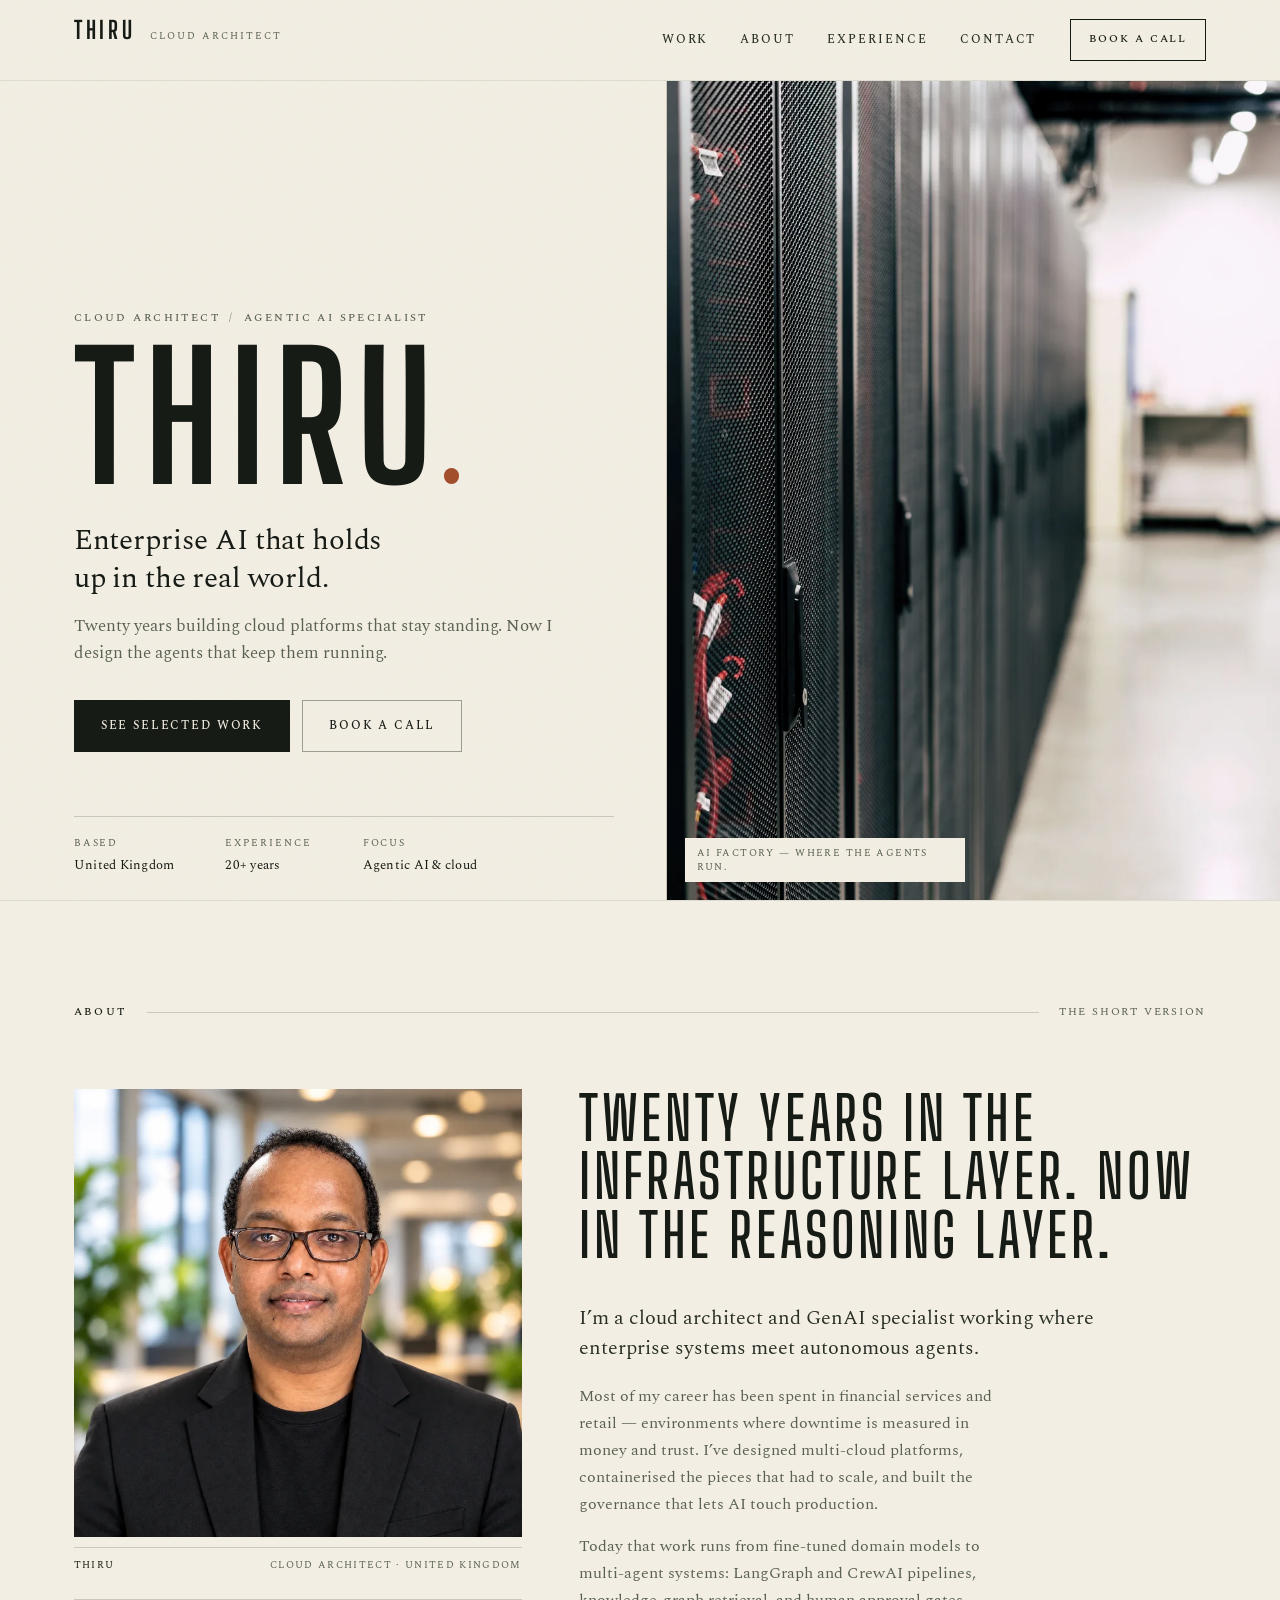
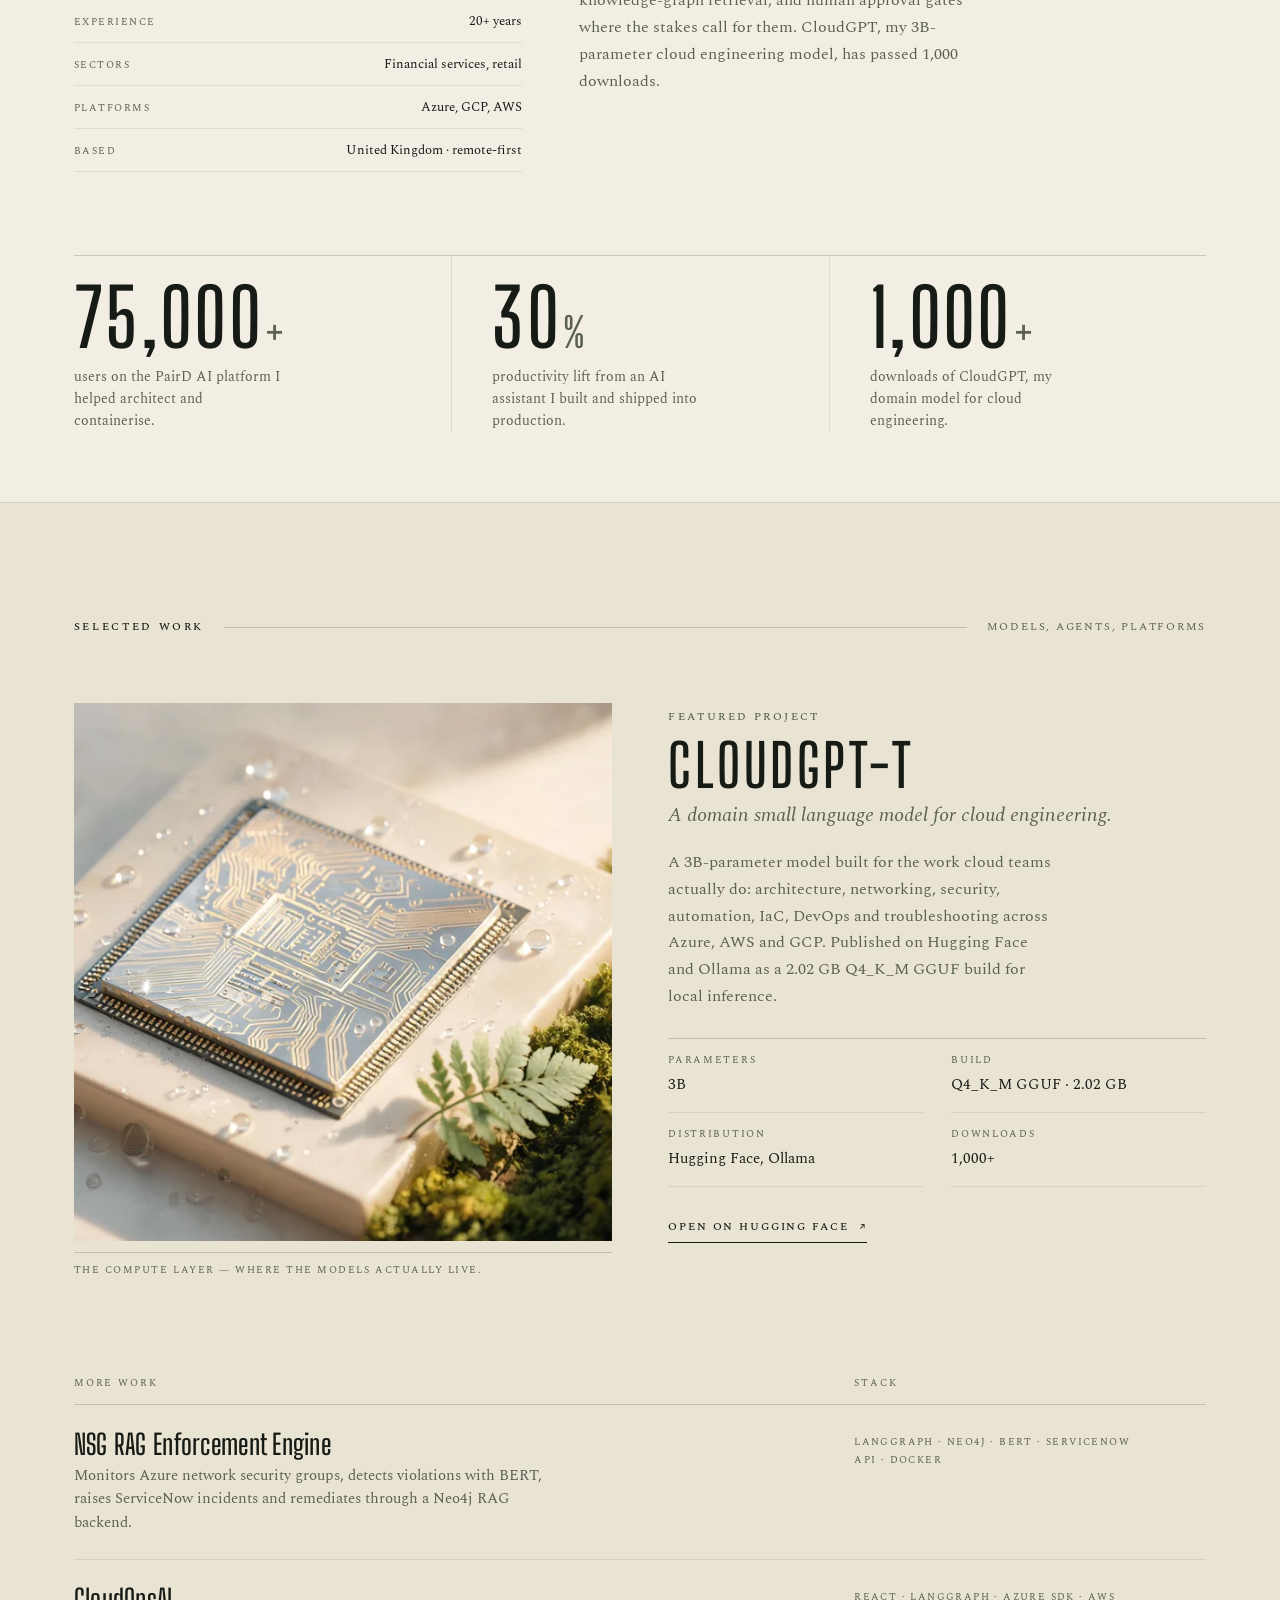
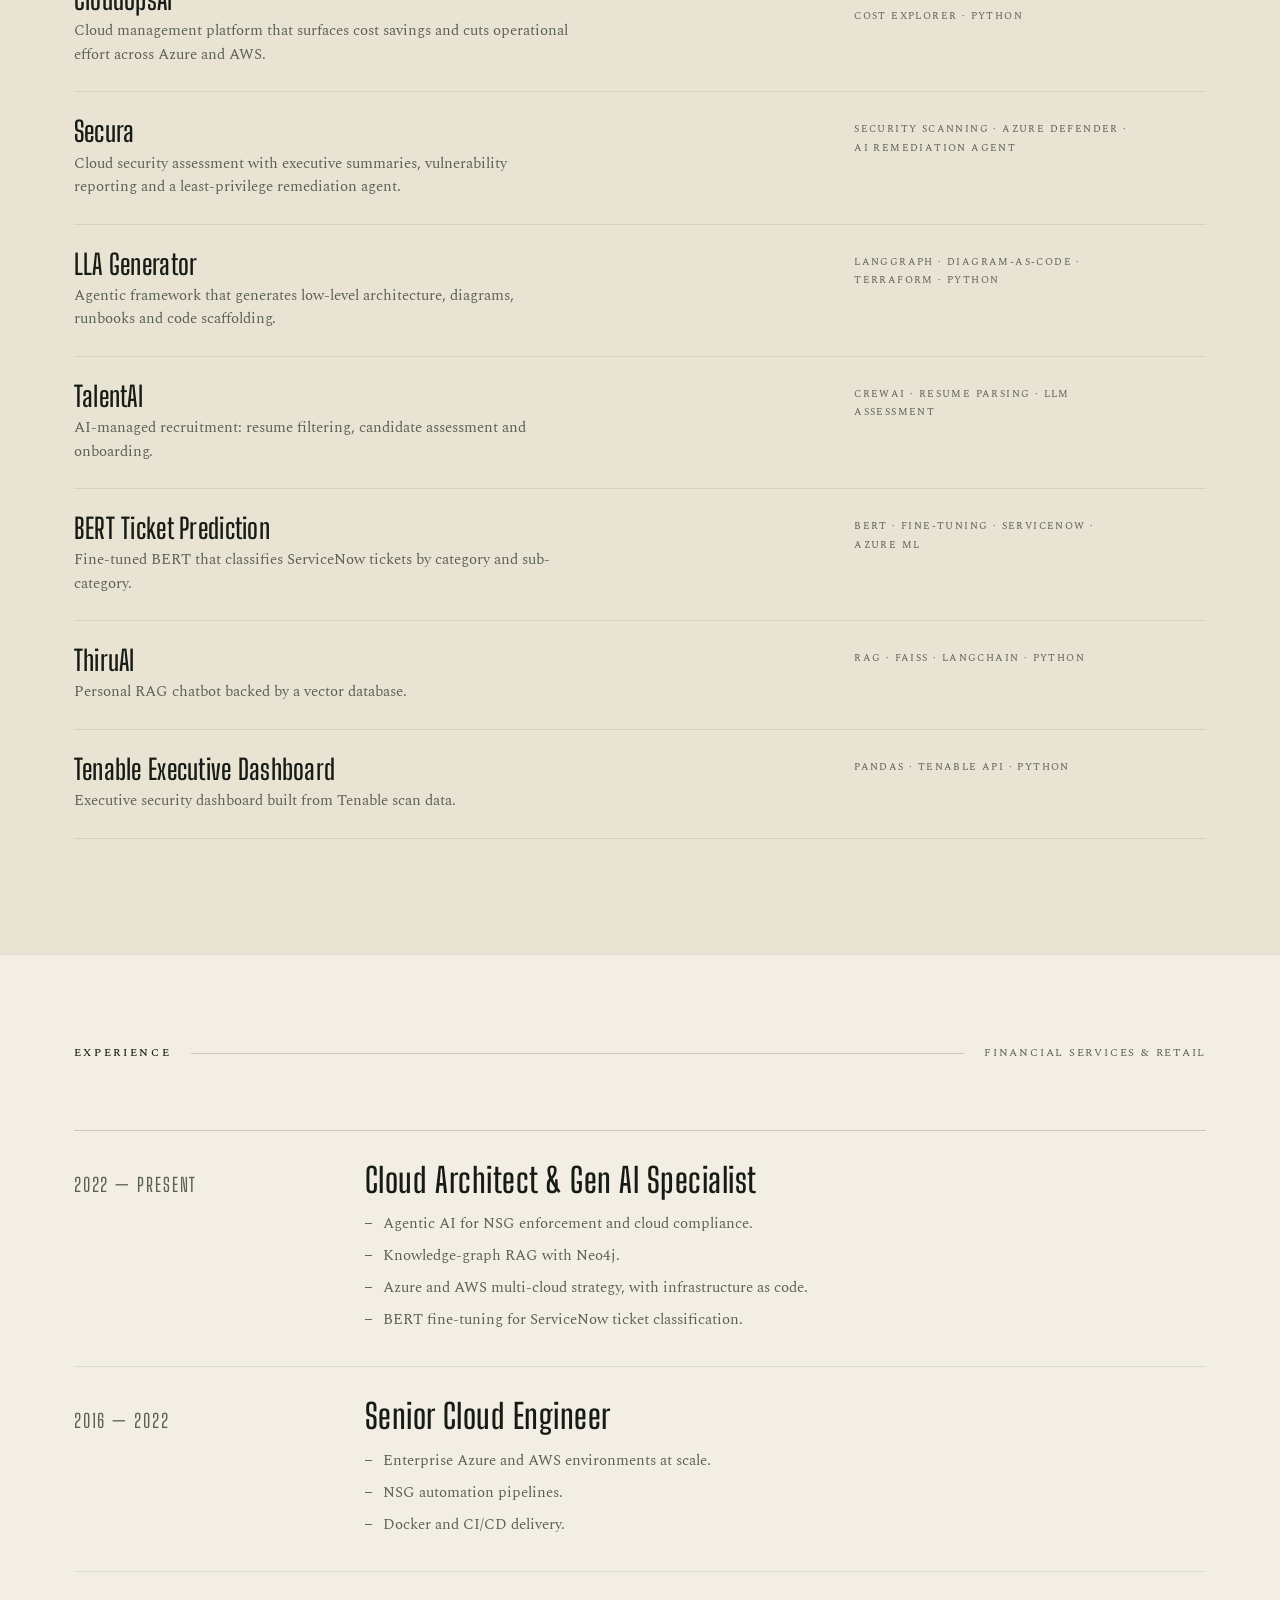
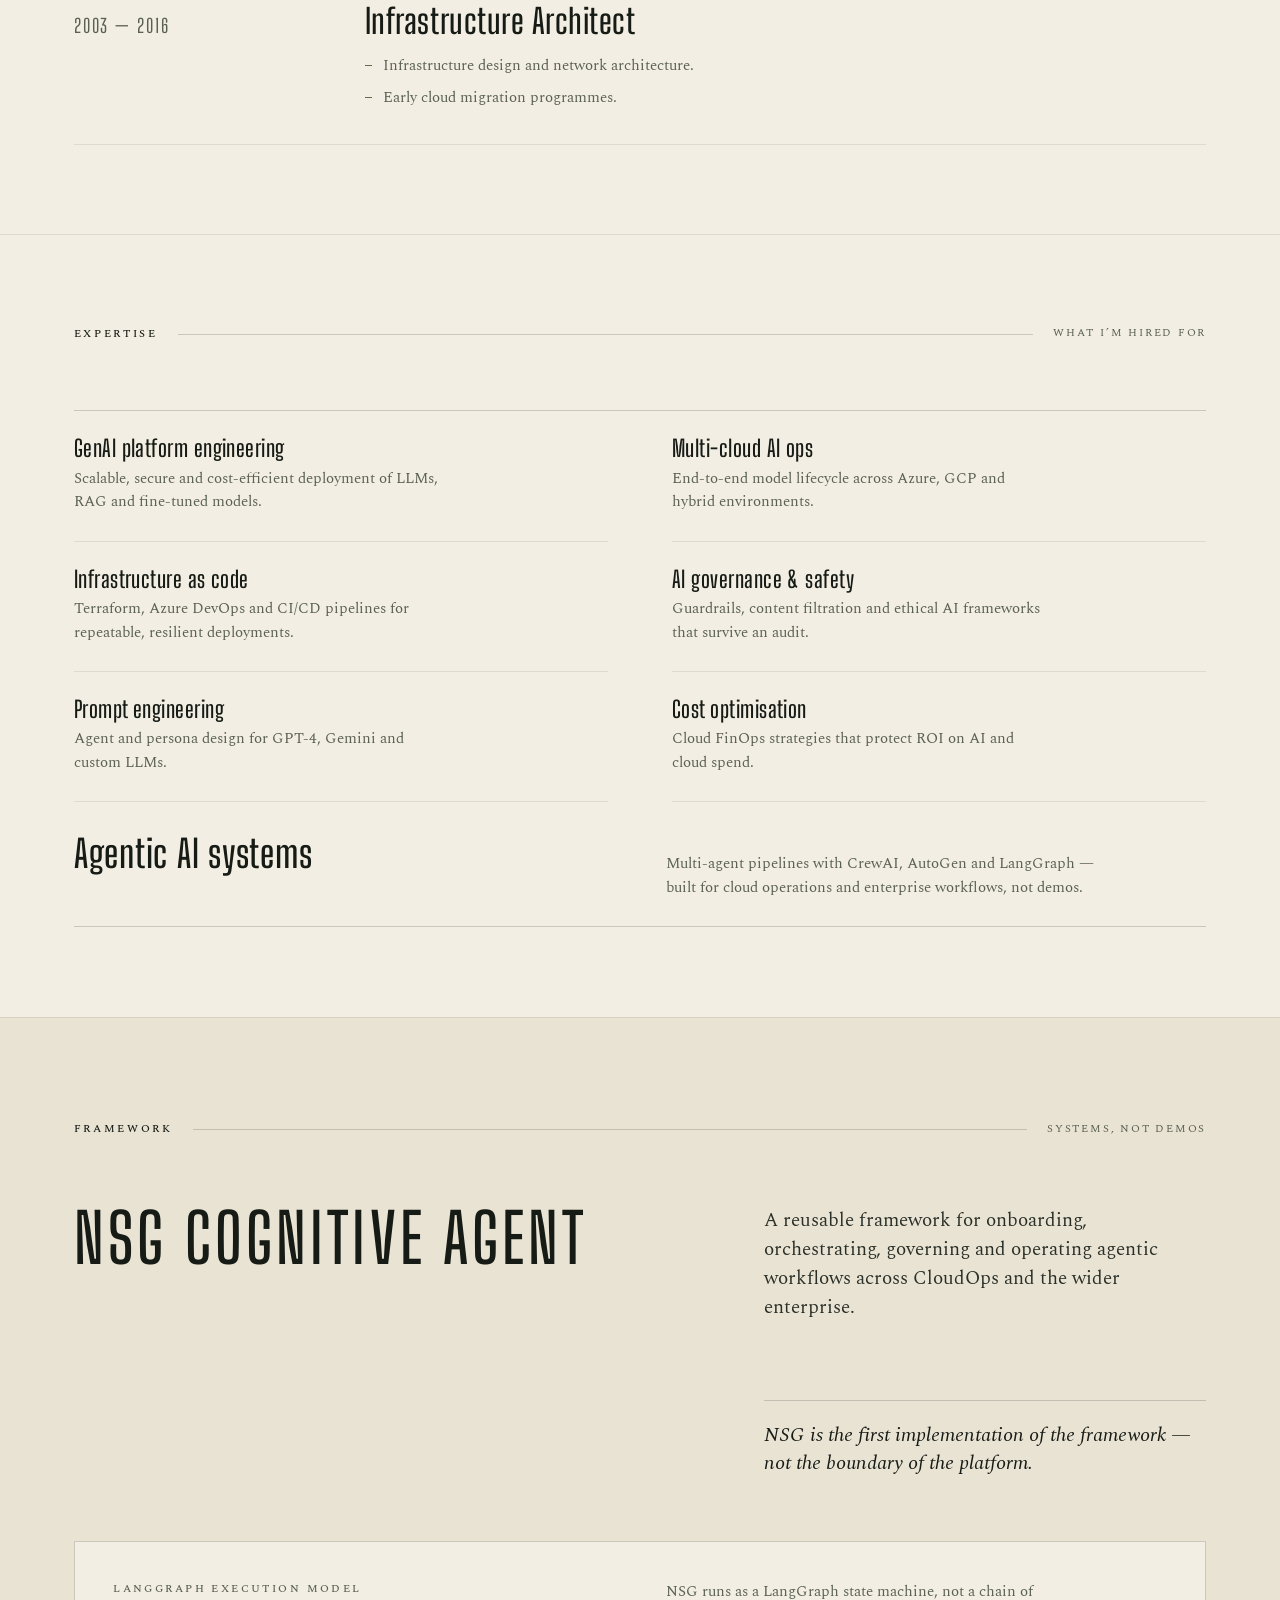
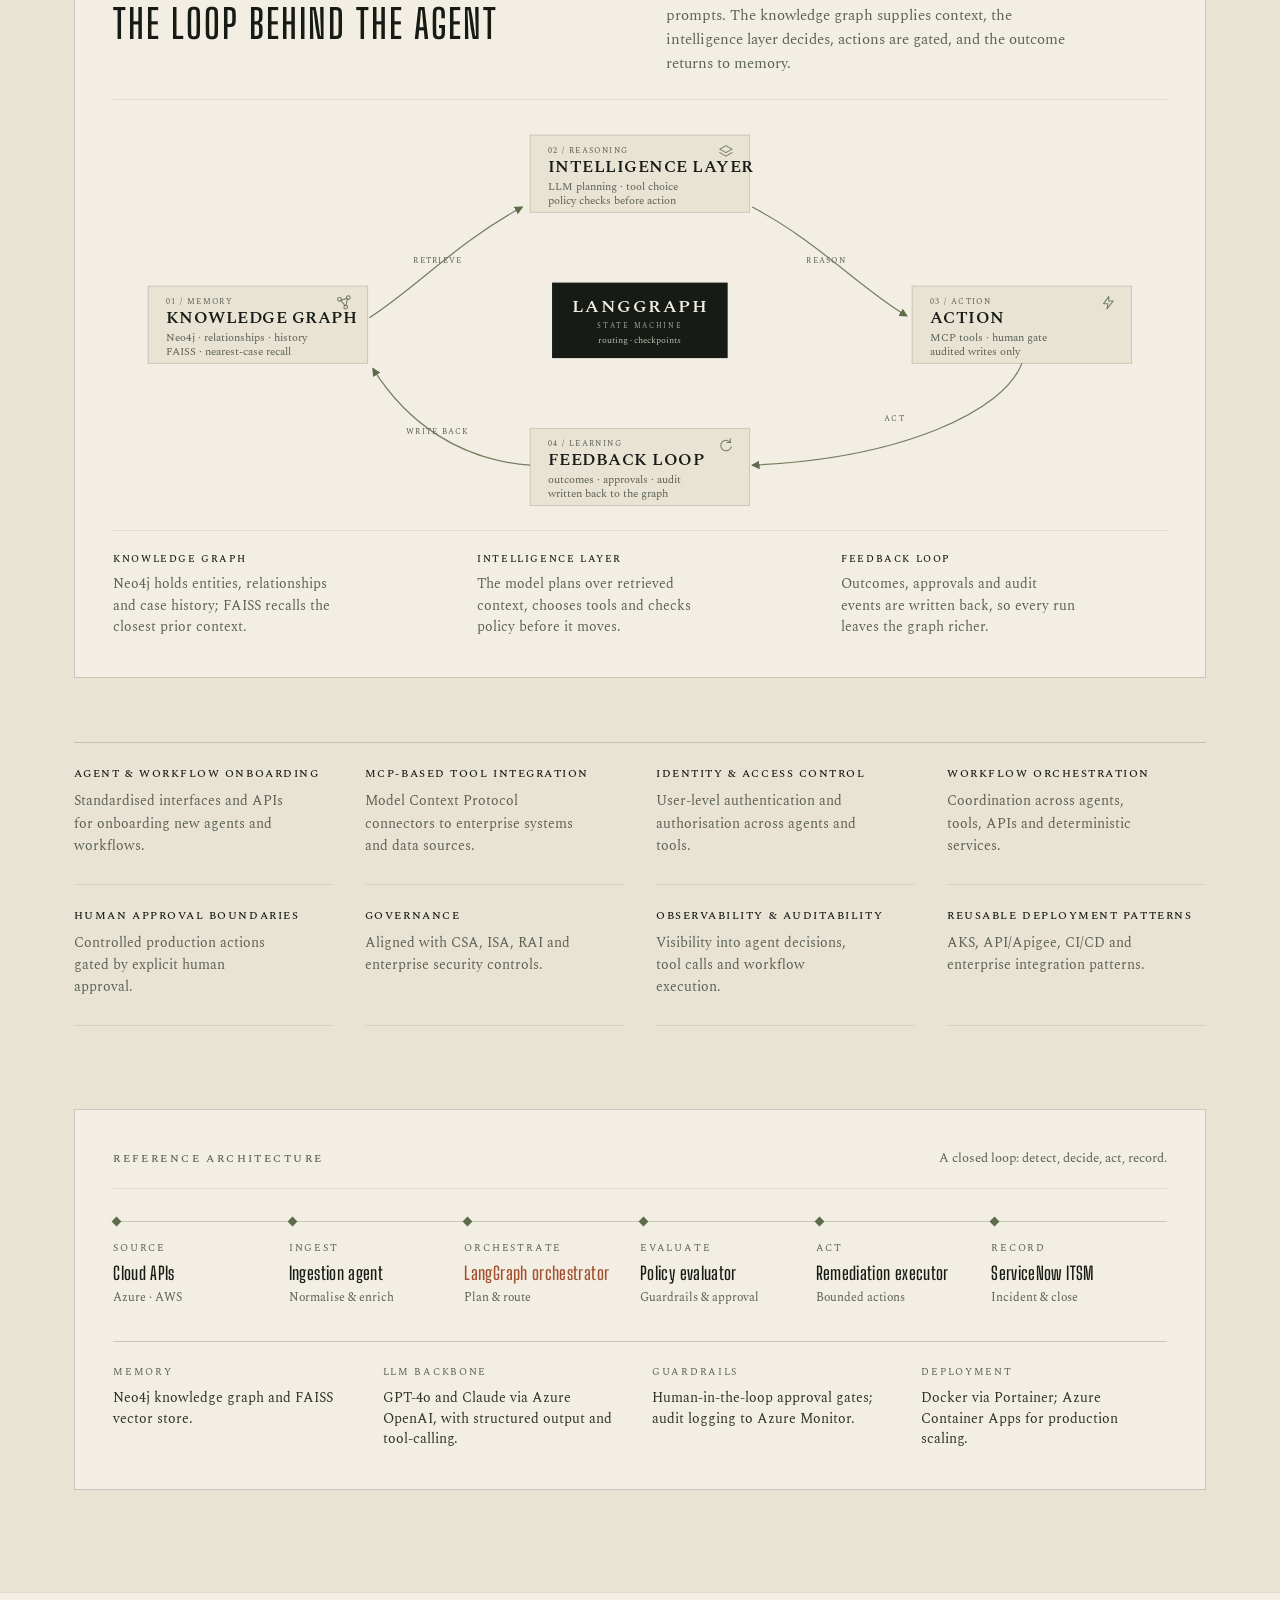
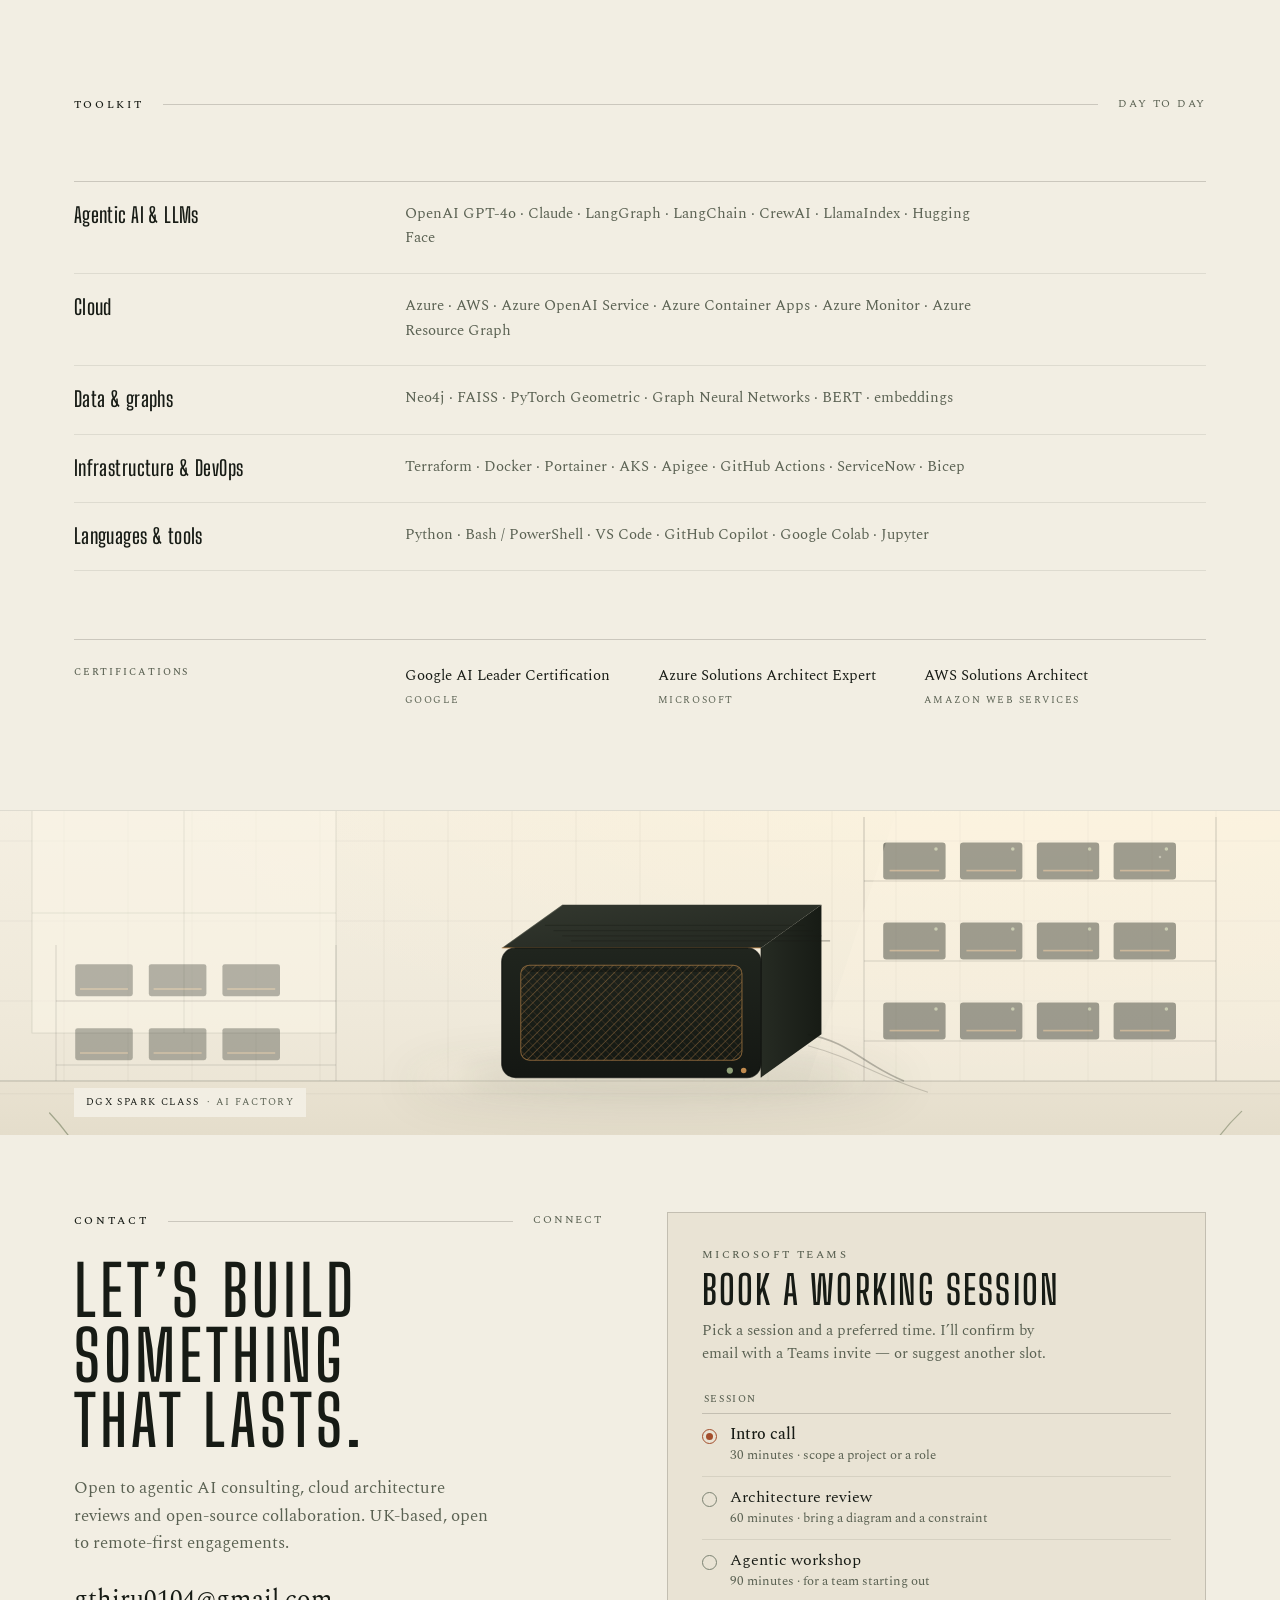
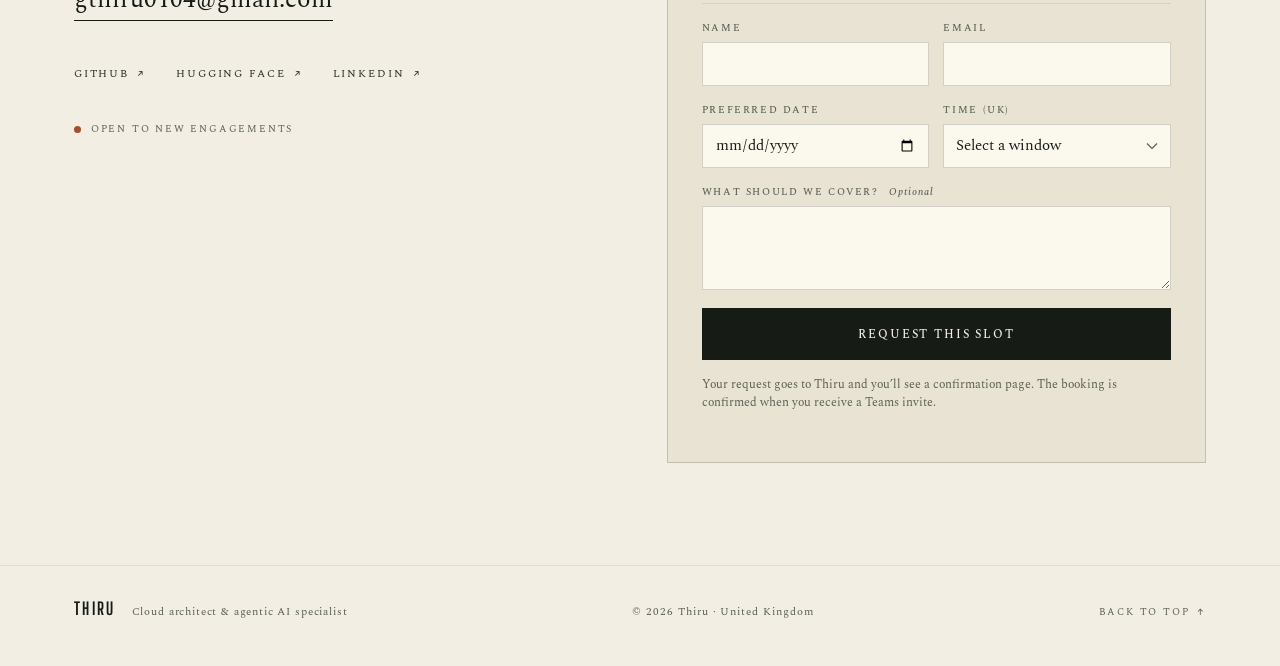
<file: index.html>
<!DOCTYPE html>
<html lang="en">
<head>
<meta charset="utf-8">
<meta name="viewport" content="width=device-width, initial-scale=1">
<title>Thiru — Cloud Architect &amp; Agentic AI Specialist</title>
<meta name="description" content="Thiru is a cloud architect and agentic AI specialist with 20+ years across Azure, AWS and GCP. Enterprise AI that holds up in the real world.">
<meta name="theme-color" content="#F2EEE3">
<meta property="og:type" content="website">
<meta property="og:title" content="Thiru — Cloud Architect &amp; Agentic AI Specialist">
<meta property="og:description" content="Twenty years in the infrastructure layer. Now in the reasoning layer. Enterprise AI that holds up in the real world.">
<meta property="og:image" content="assets/quantum-chip.webp">
<meta name="twitter:card" content="summary_large_image">
<link rel="icon" href="data:image/svg+xml,%3Csvg xmlns='http://www.w3.org/2000/svg' viewBox='0 0 32 32'%3E%3Crect width='32' height='32' fill='%23F2EEE3'/%3E%3Crect x='12' y='12' width='8' height='8' fill='%23A34E2C'/%3E%3C/svg%3E">
<link rel="preconnect" href="https://fonts.googleapis.com">
<link rel="preconnect" href="https://fonts.gstatic.com" crossorigin>
<link href="https://fonts.googleapis.com/css2?family=Big+Shoulders+Display:wght@500;600;700&family=Spectral:ital,wght@0,400;0,500;1,400&display=swap" rel="stylesheet">
<link rel="preload" as="image" href="assets/hero-ai-factory.webp" imagesrcset="assets/hero-ai-factory-900.webp 900w, assets/hero-ai-factory.webp 1400w" imagesizes="(min-width: 900px) 48vw, 100vw">
<link rel="stylesheet" href="styles.css">
<script>document.documentElement.classList.add('js');</script>
</head>
<body>
<a class="skip-link" href="#main">Skip to content</a>

<!--
  BEFORE PUBLISHING
  1. Email is set to gthiru0104@gmail.com in the menu and contact section.
     The booking form reads its recipient from #contact-email.
  2. Replace https://www.linkedin.com/in/YOUR-LINKEDIN in the contact links.
  3. Add a Microsoft Teams booking URL — see main.js (TEAMS_BOOKING_URL).
  4. Verify the two certifications marked *(verify)* in Thiru-portfolio-content.md.
-->

<header class="site-header" id="site-header">
  <div class="header-inner">
    <a class="brand" href="#top" aria-label="Thiru — back to top">
      <span class="brand-name">Thiru</span>
      <span class="brand-role">Cloud architect</span>
    </a>
    <nav class="primary-nav" aria-label="Primary">
      <a href="#work">Work</a>
      <a href="#about">About</a>
      <a href="#experience">Experience</a>
      <a href="#contact">Contact</a>
    </nav>
    <a class="nav-cta" href="#booking">Book a call</a>
    <button class="menu-toggle" type="button" aria-expanded="false" aria-controls="menu" data-menu-open>
      <span class="menu-toggle-label">Menu</span>
      <span class="menu-toggle-bars" aria-hidden="true"><span></span><span></span></span>
    </button>
  </div>
</header>

<dialog class="menu" id="menu" aria-label="Site menu">
  <div class="menu-inner">
    <div class="menu-head">
      <span class="brand-name">Thiru</span>
      <button class="menu-close" type="button" data-menu-close>Close</button>
    </div>
    <nav class="menu-nav" aria-label="Mobile">
      <a href="#work">Work</a>
      <a href="#about">About</a>
      <a href="#experience">Experience</a>
      <a href="#framework">Framework</a>
      <a href="#contact">Contact</a>
    </nav>
    <div class="menu-foot">
      <p>Cloud architect &amp; agentic AI specialist. United Kingdom, remote-first.</p>
      <a href="mailto:gthiru0104@gmail.com">gthiru0104@gmail.com</a>
    </div>
  </div>
</dialog>

<main id="main">

  <!-- HERO -->
  <section class="hero" id="top" aria-labelledby="hero-title">
    <div class="hero-inner">
      <p class="eyebrow hero-eyebrow">Cloud architect <span class="sep">/</span> Agentic AI specialist</p>
      <h1 class="hero-title" id="hero-title">Thiru<span class="dot" aria-hidden="true"></span></h1>
      <p class="hero-lede">Enterprise AI that holds up in the real world.</p>
      <p class="hero-copy">Twenty years building cloud platforms that stay standing. Now I design the agents that keep them running.</p>
      <div class="hero-actions">
        <a class="btn btn-primary" href="#work">See selected work</a>
        <a class="btn btn-ghost" href="#booking">Book a call</a>
      </div>
      <dl class="hero-facts">
        <div><dt>Based</dt><dd>United Kingdom</dd></div>
        <div><dt>Experience</dt><dd>20+ years</dd></div>
        <div><dt>Focus</dt><dd>Agentic AI &amp; cloud</dd></div>
      </dl>
    </div>
    <figure class="hero-media hero-media--framed">
      <img src="assets/hero-ai-factory.webp"
           srcset="assets/hero-ai-factory-900.webp 900w, assets/hero-ai-factory.webp 1400w"
           sizes="(min-width: 900px) 48vw, 100vw" width="1400" height="2104" fetchpriority="high" decoding="async"
           alt="A dim data-centre aisle lined with black server racks and red cabling, opening onto a bright corridor.">
      <figcaption>AI factory &mdash; where the agents run.</figcaption>
    </figure>
  </section>

  <!-- ABOUT -->
  <section class="section about" id="about" aria-labelledby="about-title">
    <div class="wrap">
      <div class="section-head" data-reveal>
        <h2 class="section-label" id="about-title">About</h2>
        <span class="rule" aria-hidden="true"></span>
        <span class="section-note">The short version</span>
      </div>

      <div class="about-grid">
        <aside class="about-aside" aria-label="Profile and details">
          <figure class="portrait" data-reveal>
            <img src="assets/portrait.webp"
                 srcset="assets/portrait-800.webp 800w, assets/portrait.webp 1200w"
                 sizes="(min-width: 960px) 38vw, 100vw" width="1200" height="1200" loading="lazy" decoding="async"
                 alt="Portrait of Thiru, wearing glasses and a black jacket.">
            <figcaption>
              <span class="portrait-name">Thiru</span>
              <span class="portrait-meta">Cloud architect &middot; United Kingdom</span>
            </figcaption>
          </figure>

          <dl class="facts" data-reveal>
            <div><dt>Experience</dt><dd>20+ years</dd></div>
            <div><dt>Sectors</dt><dd>Financial services, retail</dd></div>
            <div><dt>Platforms</dt><dd>Azure, GCP, AWS</dd></div>
            <div><dt>Based</dt><dd>United Kingdom &middot; remote-first</dd></div>
          </dl>
        </aside>

        <div class="about-main">
          <p class="statement" data-reveal>Twenty years in the infrastructure layer. Now in the reasoning layer.</p>

          <div class="about-body">
            <p class="lede" data-reveal>I&rsquo;m a cloud architect and GenAI specialist working where enterprise systems meet autonomous agents.</p>
            <p data-reveal>Most of my career has been spent in financial services and retail &mdash; environments where downtime is measured in money and trust. I&rsquo;ve designed multi-cloud platforms, containerised the pieces that had to scale, and built the governance that lets AI touch production.</p>
            <p data-reveal>Today that work runs from fine-tuned domain models to multi-agent systems: LangGraph and CrewAI pipelines, knowledge-graph retrieval, and human approval gates where the stakes call for them. CloudGPT, my 3B-parameter cloud engineering model, has passed 1,000 downloads.</p>
          </div>
        </div>
      </div>

      <ul class="figures">
        <li data-reveal>
          <span class="figure-value">75,000<span class="figure-unit">+</span></span>
          <p>users on the PairD AI platform I helped architect and containerise.</p>
        </li>
        <li data-reveal style="--delay:90ms">
          <span class="figure-value">30<span class="figure-unit">%</span></span>
          <p>productivity lift from an AI assistant I built and shipped into production.</p>
        </li>
        <li data-reveal style="--delay:180ms">
          <span class="figure-value">1,000<span class="figure-unit">+</span></span>
          <p>downloads of CloudGPT, my domain model for cloud engineering.</p>
        </li>
      </ul>
    </div>
  </section>

  <!-- WORK -->
  <section class="section work" id="work" aria-labelledby="work-title">
    <div class="wrap">
      <div class="section-head" data-reveal>
        <h2 class="section-label" id="work-title">Selected work</h2>
        <span class="rule" aria-hidden="true"></span>
        <span class="section-note">Models, agents, platforms</span>
      </div>

      <article class="feature">
        <figure class="feature-media" data-reveal>
          <img src="assets/quantum-chip.webp"
               srcset="assets/quantum-chip-900.webp 900w, assets/quantum-chip.webp 1600w"
               sizes="(min-width: 960px) 46vw, 100vw" width="1600" height="1067" loading="lazy" decoding="async"
               alt="A pale AI processor die with fine gold traces, water droplets and a fern frond at its edge.">
          <figcaption>The compute layer &mdash; where the models actually live.</figcaption>
        </figure>

        <div class="feature-body">
          <p class="eyebrow" data-reveal>Featured project</p>
          <h3 class="feature-title" data-reveal>CloudGPT-T</h3>
          <p class="feature-sub" data-reveal>A domain small language model for cloud engineering.</p>
          <p class="feature-copy" data-reveal>A 3B-parameter model built for the work cloud teams actually do: architecture, networking, security, automation, IaC, DevOps and troubleshooting across Azure, AWS and GCP. Published on Hugging Face and Ollama as a 2.02&nbsp;GB Q4_K_M GGUF build for local inference.</p>
          <dl class="specs" data-reveal>
            <div><dt>Parameters</dt><dd>3B</dd></div>
            <div><dt>Build</dt><dd>Q4_K_M GGUF &middot; 2.02 GB</dd></div>
            <div><dt>Distribution</dt><dd>Hugging Face, Ollama</dd></div>
            <div><dt>Downloads</dt><dd>1,000+</dd></div>
          </dl>
          <a class="text-link" href="https://huggingface.co/gthiru0104/cloudgpt" target="_blank" rel="noopener" data-reveal>Open on Hugging Face <span class="arrow" aria-hidden="true">&#8599;</span></a>
        </div>
      </article>

      <div class="project-list">
        <div class="project-head" aria-hidden="true">
          <span>More work</span>
          <span>Stack</span>
        </div>
        <ul class="projects">
          <li>
            <a class="project" href="https://github.com/Thiru0104/nsgrag" target="_blank" rel="noopener">
              <span class="project-main">
                <span class="project-name">NSG RAG Enforcement Engine</span>
                <span class="project-desc">Monitors Azure network security groups, detects violations with BERT, raises ServiceNow incidents and remediates through a Neo4j RAG backend.</span>
              </span>
              <span class="project-stack">LangGraph &middot; Neo4j &middot; BERT &middot; ServiceNow API &middot; Docker</span>
              <span class="project-arrow" aria-hidden="true"><svg viewBox="0 0 16 16" fill="none" stroke="currentColor" stroke-width="1.4"><path d="M4 12 12 4M6 4h6v6"/></svg></span>
            </a>
          </li>
          <li>
            <a class="project" href="https://github.com/Thiru0104/cloudopsai" target="_blank" rel="noopener">
              <span class="project-main">
                <span class="project-name">CloudOpsAI</span>
                <span class="project-desc">Cloud management platform that surfaces cost savings and cuts operational effort across Azure and AWS.</span>
              </span>
              <span class="project-stack">React &middot; LangGraph &middot; Azure SDK &middot; AWS Cost Explorer &middot; Python</span>
              <span class="project-arrow" aria-hidden="true"><svg viewBox="0 0 16 16" fill="none" stroke="currentColor" stroke-width="1.4"><path d="M4 12 12 4M6 4h6v6"/></svg></span>
            </a>
          </li>
          <li>
            <a class="project" href="https://github.com/Thiru0104/security-assessment" target="_blank" rel="noopener">
              <span class="project-main">
                <span class="project-name">Secura</span>
                <span class="project-desc">Cloud security assessment with executive summaries, vulnerability reporting and a least-privilege remediation agent.</span>
              </span>
              <span class="project-stack">Security scanning &middot; Azure Defender &middot; AI remediation agent</span>
              <span class="project-arrow" aria-hidden="true"><svg viewBox="0 0 16 16" fill="none" stroke="currentColor" stroke-width="1.4"><path d="M4 12 12 4M6 4h6v6"/></svg></span>
            </a>
          </li>
          <li>
            <div class="project project--static">
              <span class="project-main">
                <span class="project-name">LLA Generator</span>
                <span class="project-desc">Agentic framework that generates low-level architecture, diagrams, runbooks and code scaffolding.</span>
              </span>
              <span class="project-stack">LangGraph &middot; diagram-as-code &middot; Terraform &middot; Python</span>
            </div>
          </li>
          <li>
            <div class="project project--static">
              <span class="project-main">
                <span class="project-name">TalentAI</span>
                <span class="project-desc">AI-managed recruitment: resume filtering, candidate assessment and onboarding.</span>
              </span>
              <span class="project-stack">CrewAI &middot; resume parsing &middot; LLM assessment</span>
            </div>
          </li>
          <li>
            <div class="project project--static">
              <span class="project-main">
                <span class="project-name">BERT Ticket Prediction</span>
                <span class="project-desc">Fine-tuned BERT that classifies ServiceNow tickets by category and sub-category.</span>
              </span>
              <span class="project-stack">BERT &middot; fine-tuning &middot; ServiceNow &middot; Azure ML</span>
            </div>
          </li>
          <li>
            <div class="project project--static">
              <span class="project-main">
                <span class="project-name">ThiruAI</span>
                <span class="project-desc">Personal RAG chatbot backed by a vector database.</span>
              </span>
              <span class="project-stack">RAG &middot; FAISS &middot; LangChain &middot; Python</span>
            </div>
          </li>
          <li>
            <div class="project project--static">
              <span class="project-main">
                <span class="project-name">Tenable Executive Dashboard</span>
                <span class="project-desc">Executive security dashboard built from Tenable scan data.</span>
              </span>
              <span class="project-stack">pandas &middot; Tenable API &middot; Python</span>
            </div>
          </li>
        </ul>
      </div>
    </div>
  </section>

  <!-- EXPERIENCE -->
  <section class="section experience" id="experience" aria-labelledby="experience-title">
    <div class="wrap">
      <div class="section-head" data-reveal>
        <h2 class="section-label" id="experience-title">Experience</h2>
        <span class="rule" aria-hidden="true"></span>
        <span class="section-note">Financial services &amp; retail</span>
      </div>

      <ol class="timeline">
        <li class="timeline-item" data-reveal>
          <p class="timeline-years">2022 &mdash; Present</p>
          <div class="timeline-body">
            <h3>Cloud Architect &amp; Gen AI Specialist</h3>
            <ul>
              <li>Agentic AI for NSG enforcement and cloud compliance.</li>
              <li>Knowledge-graph RAG with Neo4j.</li>
              <li>Azure and AWS multi-cloud strategy, with infrastructure as code.</li>
              <li>BERT fine-tuning for ServiceNow ticket classification.</li>
            </ul>
          </div>
        </li>
        <li class="timeline-item" data-reveal>
          <p class="timeline-years">2016 &mdash; 2022</p>
          <div class="timeline-body">
            <h3>Senior Cloud Engineer</h3>
            <ul>
              <li>Enterprise Azure and AWS environments at scale.</li>
              <li>NSG automation pipelines.</li>
              <li>Docker and CI/CD delivery.</li>
            </ul>
          </div>
        </li>
        <li class="timeline-item" data-reveal>
          <p class="timeline-years">2003 &mdash; 2016</p>
          <div class="timeline-body">
            <h3>Infrastructure Architect</h3>
            <ul>
              <li>Infrastructure design and network architecture.</li>
              <li>Early cloud migration programmes.</li>
            </ul>
          </div>
        </li>
      </ol>
    </div>
  </section>

  <!-- EXPERTISE -->
  <section class="section expertise" id="expertise" aria-labelledby="expertise-title">
    <div class="wrap">
      <div class="section-head" data-reveal>
        <h2 class="section-label" id="expertise-title">Expertise</h2>
        <span class="rule" aria-hidden="true"></span>
        <span class="section-note">What I&rsquo;m hired for</span>
      </div>

      <div class="expertise-grid">
        <div class="expertise-item" data-reveal>
          <h3>GenAI platform engineering</h3>
          <p>Scalable, secure and cost-efficient deployment of LLMs, RAG and fine-tuned models.</p>
        </div>
        <div class="expertise-item" data-reveal>
          <h3>Multi-cloud AI ops</h3>
          <p>End-to-end model lifecycle across Azure, GCP and hybrid environments.</p>
        </div>
        <div class="expertise-item" data-reveal>
          <h3>Infrastructure as code</h3>
          <p>Terraform, Azure DevOps and CI/CD pipelines for repeatable, resilient deployments.</p>
        </div>
        <div class="expertise-item" data-reveal>
          <h3>AI governance &amp; safety</h3>
          <p>Guardrails, content filtration and ethical AI frameworks that survive an audit.</p>
        </div>
        <div class="expertise-item" data-reveal>
          <h3>Prompt engineering</h3>
          <p>Agent and persona design for GPT-4, Gemini and custom LLMs.</p>
        </div>
        <div class="expertise-item" data-reveal>
          <h3>Cost optimisation</h3>
          <p>Cloud FinOps strategies that protect ROI on AI and cloud spend.</p>
        </div>
        <div class="expertise-item expertise-item--wide" data-reveal>
          <h3>Agentic AI systems</h3>
          <p>Multi-agent pipelines with CrewAI, AutoGen and LangGraph &mdash; built for cloud operations and enterprise workflows, not demos.</p>
        </div>
      </div>
    </div>
  </section>

  <!-- FRAMEWORK -->
  <section class="section framework" id="framework" aria-labelledby="framework-title">
    <div class="wrap">
      <div class="section-head" data-reveal>
        <h2 class="section-label" id="framework-title">Framework</h2>
        <span class="rule" aria-hidden="true"></span>
        <span class="section-note">Systems, not demos</span>
      </div>

      <div class="framework-intro">
        <h3 class="display-title" data-reveal>NSG Cognitive Agent</h3>
        <p class="framework-lede" data-reveal>A reusable framework for onboarding, orchestrating, governing and operating agentic workflows across CloudOps and the wider enterprise.</p>
        <blockquote data-reveal>
          <p>NSG is the first implementation of the framework &mdash; not the boundary of the platform.</p>
        </blockquote>
      </div>

      <div class="langgraph" data-reveal>
        <div class="langgraph-head">
          <div>
            <p class="eyebrow">LangGraph execution model</p>
            <h4 class="langgraph-title">The loop behind the agent</h4>
          </div>
          <p class="langgraph-intro">NSG runs as a LangGraph state machine, not a chain of prompts. The knowledge graph supplies context, the intelligence layer decides, actions are gated, and the outcome returns to memory.</p>
        </div>

        <div class="loop-figure">
          <svg class="loop-svg" viewBox="0 0 1200 470" role="img" aria-labelledby="loop-title loop-desc">
            <title id="loop-title">The LangGraph execution loop</title>
            <desc id="loop-desc">The knowledge graph feeds the intelligence layer, which acts through governed tools. Outcomes, approvals and audit events return to the knowledge graph. LangGraph orchestrates every step.</desc>

            <defs>
              <marker id="loop-arrow" viewBox="0 0 10 10" refX="8.5" refY="5" markerWidth="7" markerHeight="7" orient="auto">
                <path class="loop-arrow-head" d="M0 0L10 5L0 10Z"/>
              </marker>
            </defs>

            <g>
              <rect class="loop-node-box" x="40" y="196" width="250" height="88"/>
              <text class="node-index" x="60" y="216">01 / MEMORY</text>
              <text class="node-title" x="60" y="238">Knowledge graph</text>
              <text class="node-copy" x="60" y="258">Neo4j &middot; relationships &middot; history</text>
              <text class="node-copy" x="60" y="274">FAISS &middot; nearest-case recall</text>
              <g class="node-icon" transform="translate(254 206)">
                <circle cx="4" cy="5" r="2.1"/>
                <circle cx="14" cy="3" r="2.1"/>
                <circle cx="11" cy="14" r="2.1"/>
                <path d="M5.7 6.2L12.2 3.8M5.8 6.5L10.2 12.4M12.8 5L11.4 12"/>
              </g>
            </g>

            <g>
              <rect class="loop-node-box" x="475" y="24" width="250" height="88"/>
              <text class="node-index" x="495" y="44">02 / REASONING</text>
              <text class="node-title" x="495" y="66">Intelligence layer</text>
              <text class="node-copy" x="495" y="86">LLM planning &middot; tool choice</text>
              <text class="node-copy" x="495" y="102">policy checks before action</text>
              <g class="node-icon" transform="translate(689 34)">
                <path d="M9 2L16 6L9 10L2 6Z"/>
                <path d="M2 10L9 14L16 10"/>
              </g>
            </g>

            <g>
              <rect class="loop-node-box" x="910" y="196" width="250" height="88"/>
              <text class="node-index" x="930" y="216">03 / ACTION</text>
              <text class="node-title" x="930" y="238">Action</text>
              <text class="node-copy" x="930" y="258">MCP tools &middot; human gate</text>
              <text class="node-copy" x="930" y="274">audited writes only</text>
              <g class="node-icon" transform="translate(1124 206)">
                <path d="M10 2L4 10H9L8 16L15 7H10Z"/>
              </g>
            </g>

            <g>
              <rect class="loop-node-box" x="475" y="358" width="250" height="88"/>
              <text class="node-index" x="495" y="378">04 / LEARNING</text>
              <text class="node-title" x="495" y="400">Feedback loop</text>
              <text class="node-copy" x="495" y="420">outcomes &middot; approvals &middot; audit</text>
              <text class="node-copy" x="495" y="436">written back to the graph</text>
              <g class="node-icon" transform="translate(689 368)">
                <path d="M14 6A6 6 0 1 0 15 11"/>
                <path d="M14 2V6H10"/>
              </g>
            </g>

            <rect class="loop-core" x="500" y="192" width="200" height="86"/>
            <text class="core-title" x="600" y="226" text-anchor="middle">LANGGRAPH</text>
            <text class="core-meta" x="600" y="244" text-anchor="middle">STATE MACHINE</text>
            <text class="core-copy" x="600" y="261" text-anchor="middle">routing &middot; checkpoints</text>

            <path class="loop-edge" d="M292 232C345 198 392 146 466 106" marker-end="url(#loop-arrow)"/>
            <path class="loop-edge" d="M728 106C804 146 850 198 904 230" marker-end="url(#loop-arrow)"/>
            <path class="loop-edge" d="M1035 284C1015 338 900 392 728 400" marker-end="url(#loop-arrow)"/>
            <path class="loop-edge" d="M475 400C395 394 335 352 296 290" marker-end="url(#loop-arrow)"/>

            <text class="edge-label" x="370" y="170" text-anchor="middle">retrieve</text>
            <text class="edge-label" x="812" y="170" text-anchor="middle">reason</text>
            <text class="edge-label" x="890" y="350" text-anchor="middle">act</text>
            <text class="edge-label" x="370" y="364" text-anchor="middle">write back</text>
          </svg>
        </div>

        <div class="loop-notes">
          <div>
            <h5>Knowledge graph</h5>
            <p>Neo4j holds entities, relationships and case history; FAISS recalls the closest prior context.</p>
          </div>
          <div>
            <h5>Intelligence layer</h5>
            <p>The model plans over retrieved context, chooses tools and checks policy before it moves.</p>
          </div>
          <div>
            <h5>Feedback loop</h5>
            <p>Outcomes, approvals and audit events are written back, so every run leaves the graph richer.</p>
          </div>
        </div>

        <ol class="loop-mobile">
          <li><span class="loop-step-no">01</span><div><h5>Knowledge graph</h5><p>Neo4j entities, relationships and history; FAISS recalls the closest prior context.</p></div></li>
          <li><span class="loop-step-no">02</span><div><h5>Intelligence layer</h5><p>The model plans over retrieved context, chooses tools and checks policy before it moves.</p></div></li>
          <li><span class="loop-step-no">03</span><div><h5>Action</h5><p>Bounded writes through MCP tools. Production actions pass a human approval gate.</p></div></li>
          <li><span class="loop-step-no">04</span><div><h5>Feedback loop</h5><p>Outcomes, approvals and audit events are written back into the graph, ready for the next run.</p></div></li>
        </ol>
        <p class="loop-return-note">Every run writes back into memory. The next decision starts from more.</p>
      </div>

      <ul class="capabilities">
        <li data-reveal>
          <h4>Agent &amp; workflow onboarding</h4>
          <p>Standardised interfaces and APIs for onboarding new agents and workflows.</p>
        </li>
        <li data-reveal>
          <h4>MCP-based tool integration</h4>
          <p>Model Context Protocol connectors to enterprise systems and data sources.</p>
        </li>
        <li data-reveal>
          <h4>Identity &amp; access control</h4>
          <p>User-level authentication and authorisation across agents and tools.</p>
        </li>
        <li data-reveal>
          <h4>Workflow orchestration</h4>
          <p>Coordination across agents, tools, APIs and deterministic services.</p>
        </li>
        <li data-reveal>
          <h4>Human approval boundaries</h4>
          <p>Controlled production actions gated by explicit human approval.</p>
        </li>
        <li data-reveal>
          <h4>Governance</h4>
          <p>Aligned with CSA, ISA, RAI and enterprise security controls.</p>
        </li>
        <li data-reveal>
          <h4>Observability &amp; auditability</h4>
          <p>Visibility into agent decisions, tool calls and workflow execution.</p>
        </li>
        <li data-reveal>
          <h4>Reusable deployment patterns</h4>
          <p>AKS, API/Apigee, CI/CD and enterprise integration patterns.</p>
        </li>
      </ul>

      <div class="architecture" data-reveal>
        <div class="architecture-head">
          <p class="eyebrow">Reference architecture</p>
          <p class="architecture-note">A closed loop: detect, decide, act, record.</p>
        </div>

        <ol class="flow">
          <li>
            <span class="flow-kicker">Source</span>
            <span class="flow-name">Cloud APIs</span>
            <span class="flow-note">Azure &middot; AWS</span>
          </li>
          <li>
            <span class="flow-kicker">Ingest</span>
            <span class="flow-name">Ingestion agent</span>
            <span class="flow-note">Normalise &amp; enrich</span>
          </li>
          <li class="flow-core">
            <span class="flow-kicker">Orchestrate</span>
            <span class="flow-name">LangGraph orchestrator</span>
            <span class="flow-note">Plan &amp; route</span>
          </li>
          <li>
            <span class="flow-kicker">Evaluate</span>
            <span class="flow-name">Policy evaluator</span>
            <span class="flow-note">Guardrails &amp; approval</span>
          </li>
          <li>
            <span class="flow-kicker">Act</span>
            <span class="flow-name">Remediation executor</span>
            <span class="flow-note">Bounded actions</span>
          </li>
          <li>
            <span class="flow-kicker">Record</span>
            <span class="flow-name">ServiceNow ITSM</span>
            <span class="flow-note">Incident &amp; close</span>
          </li>
        </ol>

        <dl class="layers">
          <div><dt>Memory</dt><dd>Neo4j knowledge graph and FAISS vector store.</dd></div>
          <div><dt>LLM backbone</dt><dd>GPT-4o and Claude via Azure OpenAI, with structured output and tool-calling.</dd></div>
          <div><dt>Guardrails</dt><dd>Human-in-the-loop approval gates; audit logging to Azure Monitor.</dd></div>
          <div><dt>Deployment</dt><dd>Docker via Portainer; Azure Container Apps for production scaling.</dd></div>
        </dl>
      </div>
    </div>
  </section>

  <!-- STACK -->
  <section class="section stack" id="stack" aria-labelledby="stack-title">
    <div class="wrap">
      <div class="section-head" data-reveal>
        <h2 class="section-label" id="stack-title">Toolkit</h2>
        <span class="rule" aria-hidden="true"></span>
        <span class="section-note">Day to day</span>
      </div>

      <div class="stack-list">
        <div class="stack-row" data-reveal>
          <h3>Agentic AI &amp; LLMs</h3>
          <p>OpenAI GPT-4o &middot; Claude &middot; LangGraph &middot; LangChain &middot; CrewAI &middot; LlamaIndex &middot; Hugging Face</p>
        </div>
        <div class="stack-row" data-reveal>
          <h3>Cloud</h3>
          <p>Azure &middot; AWS &middot; Azure OpenAI Service &middot; Azure Container Apps &middot; Azure Monitor &middot; Azure Resource Graph</p>
        </div>
        <div class="stack-row" data-reveal>
          <h3>Data &amp; graphs</h3>
          <p>Neo4j &middot; FAISS &middot; PyTorch Geometric &middot; Graph Neural Networks &middot; BERT &middot; embeddings</p>
        </div>
        <div class="stack-row" data-reveal>
          <h3>Infrastructure &amp; DevOps</h3>
          <p>Terraform &middot; Docker &middot; Portainer &middot; AKS &middot; Apigee &middot; GitHub Actions &middot; ServiceNow &middot; Bicep</p>
        </div>
        <div class="stack-row" data-reveal>
          <h3>Languages &amp; tools</h3>
          <p>Python &middot; Bash / PowerShell &middot; VS Code &middot; GitHub Copilot &middot; Google Colab &middot; Jupyter</p>
        </div>
      </div>

      <div class="credentials" data-reveal>
        <h3 class="credentials-label">Certifications</h3>
        <ul>
          <li><span>Google AI Leader Certification</span><span class="issuer">Google</span></li>
          <li><span>Azure Solutions Architect Expert</span><span class="issuer">Microsoft</span></li>
          <li><span>AWS Solutions Architect</span><span class="issuer">Amazon Web Services</span></li>
        </ul>
      </div>
    </div>
  </section>

  <!-- CONTACT / CONNECT -->
  <section class="contact" id="contact" aria-labelledby="contact-title">
    <figure class="contact-media contact-media--art" data-reveal>
      <img src="assets/ai-factory.svg" width="1600" height="700" loading="lazy" decoding="async"
           alt="An illustration of a compact DGX-Spark-class AI system with a woven gold grille on a workbench in a sunlit AI factory, rows of compute units behind it.">
      <figcaption class="factory-caption">DGX Spark class <span>&middot; AI factory</span></figcaption>
    </figure>

    <div class="wrap contact-wrap">
      <div class="contact-copy">
        <div class="section-head" data-reveal>
          <h2 class="section-label" id="contact-title">Contact</h2>
          <span class="rule" aria-hidden="true"></span>
          <span class="section-note">Connect</span>
        </div>
        <p class="contact-title" data-reveal>Let&rsquo;s build something that lasts.</p>
        <p class="contact-lede" data-reveal>Open to agentic AI consulting, cloud architecture reviews and open-source collaboration. UK-based, open to remote-first engagements.</p>
        <a class="contact-email" id="contact-email" href="mailto:gthiru0104@gmail.com" data-reveal>gthiru0104@gmail.com</a>
        <ul class="contact-links" data-reveal>
          <li><a href="https://github.com/Thiru0104" target="_blank" rel="noopener">GitHub <span class="arrow" aria-hidden="true">&#8599;</span></a></li>
          <li><a href="https://huggingface.co/gthiru0104/cloudgpt" target="_blank" rel="noopener">Hugging Face <span class="arrow" aria-hidden="true">&#8599;</span></a></li>
          <li><a href="https://www.linkedin.com/in/YOUR-LINKEDIN" target="_blank" rel="noopener">LinkedIn <span class="arrow" aria-hidden="true">&#8599;</span></a></li>
        </ul>
        <p class="availability" data-reveal><span class="dot" aria-hidden="true"></span>Open to new engagements</p>
      </div>

      <div class="booking" id="booking" data-reveal>
        <div class="booking-head">
          <p class="eyebrow">Microsoft Teams</p>
          <h3 class="booking-title">Book a working session</h3>
          <p class="booking-intro">Pick a session and a preferred time. I&rsquo;ll confirm by email with a Teams invite &mdash; or suggest another slot.</p>
        </div>

        <form class="booking-form" id="booking-form" action="https://formsubmit.co/gthiru0104@gmail.com" method="POST">
          <input type="hidden" name="_subject" value="New meeting request — Thiru portfolio">
          <input type="hidden" name="_template" value="table">
          <input type="hidden" name="_captcha" value="false">
          <div class="field-hp" aria-hidden="true">
            <label for="booking-honey">Leave this field empty</label>
            <input id="booking-honey" name="_honey" type="text" tabindex="-1" autocomplete="off">
          </div>

          <div class="form-errors" id="form-errors" tabindex="-1" hidden>
            <h4>Check these fields</h4>
            <ul></ul>
          </div>

          <fieldset class="field-group">
            <legend>Session</legend>
            <div class="session-options">
              <label class="session">
                <input type="radio" name="session" value="Intro call — 30 minutes" checked>
                <span class="session-body">
                  <span class="session-name">Intro call</span>
                  <span class="session-meta">30 minutes &middot; scope a project or a role</span>
                </span>
              </label>
              <label class="session">
                <input type="radio" name="session" value="Architecture review — 60 minutes">
                <span class="session-body">
                  <span class="session-name">Architecture review</span>
                  <span class="session-meta">60 minutes &middot; bring a diagram and a constraint</span>
                </span>
              </label>
              <label class="session">
                <input type="radio" name="session" value="Agentic workshop — 90 minutes">
                <span class="session-body">
                  <span class="session-name">Agentic workshop</span>
                  <span class="session-meta">90 minutes &middot; for a team starting out</span>
                </span>
              </label>
            </div>
          </fieldset>

          <div class="field-row">
            <div class="field">
              <label for="booking-name">Name</label>
              <input id="booking-name" name="name" type="text" autocomplete="name" required minlength="2" aria-describedby="booking-name-error">
              <p class="field-error" id="booking-name-error" role="alert"></p>
            </div>
            <div class="field">
              <label for="booking-email">Email</label>
              <input id="booking-email" name="email" type="email" autocomplete="email" required aria-describedby="booking-email-error">
              <p class="field-error" id="booking-email-error" role="alert"></p>
            </div>
          </div>

          <div class="field-row">
            <div class="field">
              <label for="booking-date">Preferred date</label>
              <input id="booking-date" name="date" type="date" required aria-describedby="booking-date-error">
              <p class="field-error" id="booking-date-error" role="alert"></p>
            </div>
            <div class="field">
              <label for="booking-time">Time (UK)</label>
              <select id="booking-time" name="time" required aria-describedby="booking-time-error">
                <option value="">Select a window</option>
                <option value="09:00–10:00">09:00 – 10:00</option>
                <option value="11:00–12:00">11:00 – 12:00</option>
                <option value="14:00–15:00">14:00 – 15:00</option>
                <option value="16:00–17:00">16:00 – 17:00</option>
                <option value="Flexible">Flexible — suggest a time</option>
              </select>
              <p class="field-error" id="booking-time-error" role="alert"></p>
            </div>
          </div>

          <div class="field">
            <label for="booking-notes">What should we cover? <span class="optional">Optional</span></label>
            <textarea id="booking-notes" name="notes" rows="3" maxlength="600"></textarea>
          </div>

          <div class="booking-actions">
            <button class="btn btn-primary" type="submit">Request this slot</button>
            <a class="booking-direct" id="teams-booking" href="#" hidden>Book instantly on Teams <span class="arrow" aria-hidden="true">&#8599;</span></a>
          </div>

          <p class="booking-note">Your request goes to Thiru and you&rsquo;ll see a confirmation page. The booking is confirmed when you receive a Teams invite.</p>
          <p class="form-status" id="form-status" role="status" aria-live="polite"></p>
        </form>
      </div>
    </div>
  </section>

</main>

<footer class="site-footer">
  <div class="wrap footer-inner">
    <p class="footer-brand"><span class="brand-name">Thiru</span><span>Cloud architect &amp; agentic AI specialist</span></p>
    <p class="footer-note">&copy; <span id="year">2026</span> Thiru &middot; United Kingdom</p>
    <a class="footer-top" href="#top">Back to top <span aria-hidden="true">&#8593;</span></a>
  </div>
</footer>

<script src="main.js" defer></script>
</body>
</html>
</file>
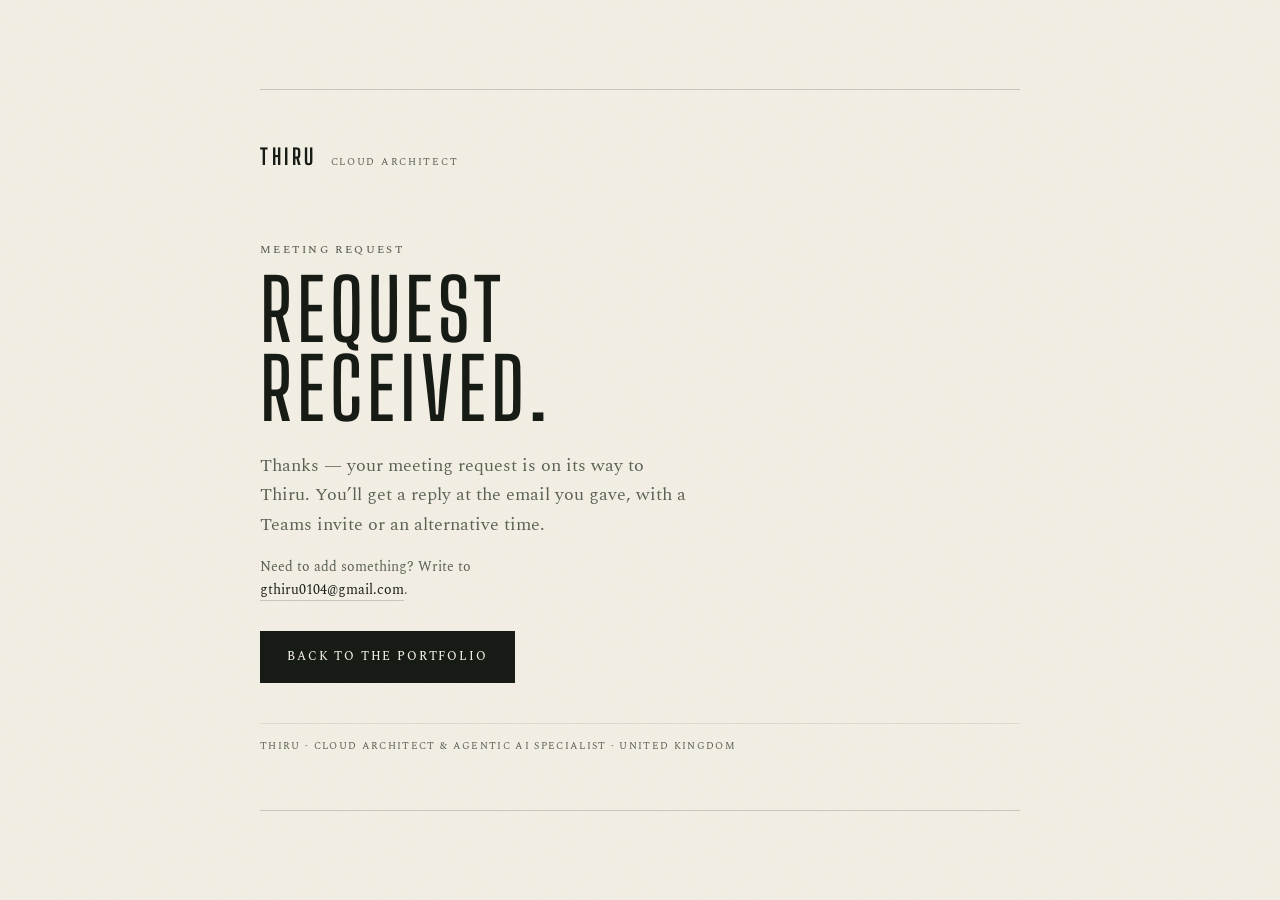
<file: thanks.html>
<!DOCTYPE html>
<html lang="en">
<head>
<meta charset="utf-8">
<meta name="viewport" content="width=device-width, initial-scale=1">
<meta name="robots" content="noindex">
<title>Request received — Thiru</title>
<meta name="theme-color" content="#F2EEE3">
<link rel="preconnect" href="https://fonts.googleapis.com">
<link rel="preconnect" href="https://fonts.gstatic.com" crossorigin>
<link href="https://fonts.googleapis.com/css2?family=Big+Shoulders+Display:wght@500;600;700&family=Spectral:ital,wght@0,400;0,500;1,400&display=swap" rel="stylesheet">
<link rel="stylesheet" href="styles.css">
<style>
  .thanks-page {
    min-height: 100svh;
    display: grid;
    place-items: center;
    padding: var(--gutter);
  }
  .thanks {
    width: 100%;
    max-width: 760px;
    padding: clamp(28px, 5vw, 56px) 0;
    border-top: 1px solid var(--line);
    border-bottom: 1px solid var(--line);
  }
  .thanks-brand {
    display: inline-flex;
    align-items: baseline;
    gap: 14px;
    min-height: 44px;
    color: var(--ink);
  }
  .thanks-brand .brand-name { font-size: 22px; }
  .thanks-brand span:last-child {
    font-size: 9.5px;
    letter-spacing: 0.18em;
    text-transform: uppercase;
    color: var(--muted);
  }
  .thanks .eyebrow { margin-top: clamp(28px, 5vw, 52px); }
  .thanks h1 {
    max-width: 10ch;
    margin: 14px 0 22px;
    font-family: var(--font-display);
    font-weight: 600;
    font-size: clamp(48px, 7vw, 84px);
    line-height: 0.94;
    letter-spacing: 0.06em;
    text-transform: uppercase;
    color: var(--ink);
    text-wrap: balance;
  }
  .thanks-lede {
    max-width: 48ch;
    font-size: 18px;
    line-height: 1.62;
    color: var(--muted);
  }
  .thanks-note {
    max-width: 48ch;
    margin-top: 16px;
    font-size: 14px;
    line-height: 1.65;
    color: var(--muted);
  }
  .thanks-note a {
    color: var(--ink);
    border-bottom: 1px solid var(--line);
  }
  .thanks-note a:hover { color: var(--rust); border-color: var(--rust); }
  .thanks .btn { margin-top: 30px; }
  .thanks-foot {
    margin-top: 40px;
    padding-top: 14px;
    border-top: 1px solid var(--line-soft);
    font-size: 9.5px;
    letter-spacing: 0.14em;
    text-transform: uppercase;
    color: var(--muted);
  }
</style>
</head>
<body class="thanks-page">
<main class="thanks">
  <a class="thanks-brand" href="index.html" aria-label="Thiru — back to the portfolio">
    <span class="brand-name">Thiru</span>
    <span>Cloud architect</span>
  </a>

  <p class="eyebrow">Meeting request</p>
  <h1>Request received.</h1>
  <p class="thanks-lede">Thanks &mdash; your meeting request is on its way to Thiru. You&rsquo;ll get a reply at the email you gave, with a Teams invite or an alternative time.</p>
  <p class="thanks-note">Need to add something? Write to <a href="mailto:gthiru0104@gmail.com">gthiru0104@gmail.com</a>.</p>
  <a class="btn btn-primary" href="index.html#contact">Back to the portfolio</a>
  <p class="thanks-foot">Thiru &middot; Cloud architect &amp; agentic AI specialist &middot; United Kingdom</p>
</main>
</body>
</html>
</file>
<file: styles.css>
/* ==========================================================================
   Thiru — portfolio
   Light, sun-bleached editorial theme. Paper ground, ink type, moss detail,
   one rust accent. Big Shoulders Display (poster caps) + Spectral (serif).
   ========================================================================== */

:root {
  color-scheme: light;

  --paper: #F2EEE3;
  --paper-2: #E9E3D4;
  --paper-3: #DED7C5;
  --field: #FBF8EE;
  --ink: #171B15;
  --ink-soft: #2A3027;
  --muted: #5A6152;
  --faint: #7C8373;
  --moss: #5E6C4B;
  --rust: #A34E2C;
  --line: rgba(23, 27, 21, 0.18);
  --line-soft: rgba(23, 27, 21, 0.09);

  --font-display: "Big Shoulders Display", "Arial Narrow", Impact, sans-serif;
  --font-serif: "Spectral", Georgia, "Times New Roman", serif;

  --wrap: 1240px;
  --gutter: clamp(20px, 4.2vw, 56px);
  --section-y: clamp(72px, 8vw, 120px);
  --ease: cubic-bezier(0.22, 0.61, 0.36, 1);
}

*,
*::before,
*::after { box-sizing: border-box; }

html {
  scroll-behavior: smooth;
  -webkit-text-size-adjust: 100%;
  scrollbar-color: var(--faint) var(--paper);
}

html.menu-open { overflow: hidden; }

section[id], #top { scroll-margin-top: 92px; }
#top { scroll-margin-top: 0; }
#booking { scroll-margin-top: 100px; }

body {
  margin: 0;
  background: var(--paper);
  color: var(--ink-soft);
  font-family: var(--font-serif);
  font-size: 17px;
  font-weight: 400;
  line-height: 1.7;
  -webkit-font-smoothing: antialiased;
  text-rendering: optimizeLegibility;
}

body::after {
  content: "";
  position: fixed;
  inset: 0;
  z-index: 80;
  pointer-events: none;
  opacity: 0.045;
  mix-blend-mode: multiply;
  background-image: url("data:image/svg+xml,%3Csvg xmlns='http://www.w3.org/2000/svg' width='160' height='160'%3E%3Cfilter id='n'%3E%3CfeTurbulence type='fractalNoise' baseFrequency='.82' numOctaves='3' stitchTiles='stitch'/%3E%3C/filter%3E%3Crect width='160' height='160' filter='url(%23n)' opacity='.6'/%3E%3C/svg%3E");
  background-size: 160px 160px;
}

img { max-width: 100%; display: block; }

a { color: inherit; text-decoration: none; }

button { font: inherit; color: inherit; background: none; border: 0; }

::selection { background: var(--rust); color: var(--paper); }

:focus-visible {
  outline: 2px solid var(--rust);
  outline-offset: 3px;
}

h1, h2, h3, h4, h5, p, dl, dd, blockquote, figure, fieldset { margin: 0; }
fieldset { border: 0; padding: 0; min-width: 0; }

.skip-link {
  position: fixed;
  top: 12px; left: 12px;
  z-index: 200;
  padding: 10px 16px;
  background: var(--ink);
  color: var(--paper);
  font-size: 12px;
  letter-spacing: 0.14em;
  text-transform: uppercase;
  transform: translateY(-160%);
  transition: transform 0.2s var(--ease);
}
.skip-link:focus { transform: translateY(0); }

.wrap {
  width: 100%;
  max-width: var(--wrap);
  margin: 0 auto;
  padding-left: var(--gutter);
  padding-right: var(--gutter);
}

/* ---------- Shared type ---------- */

.eyebrow {
  font-family: var(--font-serif);
  font-size: 11px;
  font-weight: 500;
  letter-spacing: 0.22em;
  line-height: 1.4;
  text-transform: uppercase;
  color: var(--muted);
}
.eyebrow .sep { color: var(--faint); padding: 0 0.35em; }

.section {
  padding-top: var(--section-y);
  padding-bottom: var(--section-y);
  border-top: 1px solid var(--line-soft);
}

.about { padding-bottom: clamp(56px, 5.5vw, 88px); }
.work {
  padding-top: clamp(88px, 9vw, 132px);
  padding-bottom: clamp(88px, 9vw, 132px);
  background: var(--paper-2);
}
.experience, .expertise {
  padding-top: clamp(64px, 7vw, 96px);
  padding-bottom: clamp(64px, 7vw, 96px);
}
.framework { background: var(--paper-2); }
.stack { padding-top: clamp(72px, 8vw, 110px); }

.section-head {
  display: flex;
  align-items: center;
  gap: 20px;
  margin-bottom: clamp(44px, 5.2vw, 72px);
}
.section-label {
  font-family: var(--font-serif);
  font-size: 11px;
  font-weight: 500;
  letter-spacing: 0.24em;
  text-transform: uppercase;
  color: var(--ink);
  white-space: nowrap;
}
.section-head .rule {
  flex: 1;
  height: 1px;
  background: var(--line);
}
.section-note {
  font-size: 10.5px;
  letter-spacing: 0.17em;
  text-transform: uppercase;
  color: var(--muted);
  white-space: nowrap;
}

.arrow {
  font-family: var(--font-serif);
  font-size: 0.95em;
  line-height: 1;
  display: inline-block;
  transform: translateY(-1px);
}

/* ---------- Header ---------- */

.site-header {
  position: fixed;
  top: 0; left: 0; right: 0;
  z-index: 60;
  background: var(--paper);
  border-bottom: 1px solid var(--line-soft);
  transition: background-color 0.3s var(--ease), border-color 0.3s var(--ease);
}
.site-header.is-scrolled {
  background: rgba(242, 238, 227, 0.96);
  -webkit-backdrop-filter: blur(14px);
  backdrop-filter: blur(14px);
  border-bottom-color: var(--line);
}
.header-inner {
  max-width: var(--wrap);
  margin: 0 auto;
  padding: 0 var(--gutter);
  height: 80px;
  display: flex;
  align-items: center;
  gap: 34px;
}
.brand {
  display: flex;
  align-items: baseline;
  gap: 14px;
  min-height: 44px;
}
.brand-name {
  font-family: var(--font-display);
  font-weight: 700;
  font-size: 24px;
  line-height: 1;
  letter-spacing: 0.16em;
  text-transform: uppercase;
  color: var(--ink);
}
.brand-role {
  font-size: 10px;
  letter-spacing: 0.2em;
  text-transform: uppercase;
  color: var(--muted);
}
.primary-nav {
  margin-left: auto;
  display: flex;
  align-items: center;
  gap: 32px;
}
.primary-nav a {
  position: relative;
  padding: 10px 0;
  font-size: 11.5px;
  font-weight: 500;
  letter-spacing: 0.17em;
  text-transform: uppercase;
  color: var(--ink-soft);
  transition: color 0.2s var(--ease);
}
.primary-nav a::after {
  content: "";
  position: absolute;
  left: 0; right: 0; bottom: 2px;
  height: 1px;
  background: var(--ink);
  transform: scaleX(0);
  transform-origin: left;
  transition: transform 0.25s var(--ease);
}
.primary-nav a:hover::after,
.primary-nav a.is-active::after { transform: scaleX(1); }
.primary-nav a.is-active { color: var(--ink); }

.nav-cta {
  padding: 11px 18px;
  border: 1px solid var(--ink);
  font-size: 10.5px;
  font-weight: 500;
  letter-spacing: 0.18em;
  text-transform: uppercase;
  color: var(--ink);
  transition: background-color 0.2s var(--ease), color 0.2s var(--ease), border-color 0.2s var(--ease);
}
.nav-cta:hover {
  background: var(--ink);
  color: var(--paper);
}

.menu-toggle {
  display: none;
  margin-left: auto;
  align-items: center;
  gap: 10px;
  min-height: 44px;
  padding: 0;
  font-size: 10.5px;
  letter-spacing: 0.18em;
  text-transform: uppercase;
  cursor: pointer;
}
.menu-toggle-bars { display: grid; gap: 5px; width: 20px; }
.menu-toggle-bars span { display: block; height: 1px; background: var(--ink); }

/* ---------- Hero ---------- */

.hero {
  position: relative;
  display: grid;
  grid-template-columns: minmax(0, 1.04fr) minmax(0, 0.96fr);
  min-height: 100svh;
  padding-top: 80px;
  background: var(--paper);
}
.hero-inner {
  display: flex;
  flex-direction: column;
  justify-content: flex-end;
  padding-top: clamp(40px, 6vw, 88px);
  padding-right: clamp(28px, 4vw, 64px);
  padding-bottom: 0;
  padding-left: max(var(--gutter), calc((100vw - var(--wrap)) / 2 + var(--gutter)));
}
.hero-eyebrow { margin-bottom: 20px; }
.hero-title {
  font-family: var(--font-display);
  font-weight: 700;
  font-size: clamp(76px, 13.6vw, 196px);
  line-height: 0.82;
  letter-spacing: 0.06em;
  text-transform: uppercase;
  color: var(--ink);
}
.hero-title .dot {
  display: inline-block;
  width: 0.09em;
  height: 0.09em;
  margin-left: 0.015em;
  border-radius: 50%;
  background: var(--rust);
  vertical-align: baseline;
}
.hero-lede {
  max-width: 26ch;
  margin-top: clamp(24px, 2.6vw, 34px);
  font-size: clamp(22px, 2.3vw, 31px);
  font-weight: 400;
  line-height: 1.28;
  letter-spacing: -0.005em;
  color: var(--ink);
  text-wrap: balance;
}
.hero-copy {
  max-width: 54ch;
  margin-top: 16px;
  font-size: 16.5px;
  line-height: 1.65;
  color: var(--muted);
}
.hero-actions {
  display: flex;
  flex-wrap: wrap;
  gap: 12px;
  margin-top: 32px;
}

.btn {
  display: inline-flex;
  align-items: center;
  justify-content: center;
  gap: 10px;
  min-height: 52px;
  padding: 0 26px;
  border: 1px solid transparent;
  font-family: var(--font-serif);
  font-size: 11.5px;
  font-weight: 500;
  letter-spacing: 0.16em;
  text-transform: uppercase;
  cursor: pointer;
  transition: background-color 0.2s var(--ease), color 0.2s var(--ease), border-color 0.2s var(--ease);
}
.btn-primary {
  background: var(--ink);
  border-color: var(--ink);
  color: var(--paper);
}
.btn-primary:hover {
  background: var(--rust);
  border-color: var(--rust);
  color: var(--paper);
}
.btn-ghost {
  border-color: rgba(23, 27, 21, 0.38);
  color: var(--ink);
}
.btn-ghost:hover {
  background: var(--ink);
  border-color: var(--ink);
  color: var(--paper);
}

.hero-facts {
  display: flex;
  flex-wrap: wrap;
  gap: clamp(26px, 4vw, 56px);
  margin-top: clamp(40px, 5vw, 64px);
  padding: 18px 0 24px;
  border-top: 1px solid var(--line);
}
.hero-facts dt {
  font-size: 9.5px;
  letter-spacing: 0.2em;
  text-transform: uppercase;
  color: var(--muted);
}
.hero-facts dd {
  margin: 4px 0 0;
  font-size: 12.5px;
  letter-spacing: 0.02em;
  color: var(--ink);
}

.hero-media {
  position: relative;
  height: 100%;
  min-height: 0;
  overflow: hidden;
  background: var(--paper-3);
}
.hero-media img {
  position: absolute;
  inset: 0;
  width: 100%;
  height: 100%;
  object-fit: cover;
  object-position: 50% 45%;
  filter: saturate(0.95) contrast(1.02);
  animation: heroDrift 2.6s var(--ease) both;
}
.hero-media--framed {
  border-left: 1px solid var(--line-soft);
}
.hero-media--framed img {
  object-position: 50% 45%;
  filter: saturate(0.85) contrast(1.05) brightness(0.98);
}
.hero-media figcaption {
  position: absolute;
  left: 18px;
  bottom: 18px;
  max-width: 280px;
  padding: 8px 12px;
  background: var(--paper);
  color: var(--muted);
  font-size: 9.5px;
  letter-spacing: 0.15em;
  line-height: 1.5;
  text-transform: uppercase;
}
@keyframes heroDrift {
  from { transform: scale(1.045); }
  to { transform: scale(1); }
}

.hero-eyebrow,
.hero-title,
.hero-lede,
.hero-copy,
.hero-actions,
.hero-facts,
.hero-media {
  animation: rise 0.95s var(--ease) both;
}
.hero-eyebrow { animation-delay: 0.1s; }
.hero-title { animation-delay: 0.2s; }
.hero-lede { animation-delay: 0.34s; }
.hero-copy { animation-delay: 0.44s; }
.hero-actions { animation-delay: 0.54s; }
.hero-facts { animation-delay: 0.64s; }
.hero-media { animation-delay: 0.15s; }

@keyframes rise {
  from { opacity: 0; transform: translateY(18px); }
  to { opacity: 1; transform: none; }
}

/* ---------- About ---------- */

.about-grid {
  display: grid;
  grid-template-columns: minmax(0, 5fr) minmax(0, 7fr);
  gap: clamp(32px, 4.5vw, 72px);
  align-items: start;
}
.about-aside { min-width: 0; }
.about-main {
  display: grid;
  gap: clamp(26px, 3vw, 38px);
}
.statement {
  font-family: var(--font-display);
  font-weight: 600;
  font-size: clamp(42px, 4.7vw, 60px);
  line-height: 0.98;
  letter-spacing: 0.06em;
  text-transform: uppercase;
  color: var(--ink);
  text-wrap: balance;
}
.about-body { min-width: 0; }
.about-body p {
  max-width: 52ch;
  margin-bottom: 16px;
  font-size: 16px;
  line-height: 1.68;
  color: var(--muted);
}
.about-body .lede {
  margin-bottom: 20px;
  font-size: 20px;
  line-height: 1.5;
  color: var(--ink-soft);
}
.portrait img {
  width: 100%;
  height: auto;
  aspect-ratio: 1 / 1;
  object-fit: cover;
  object-position: 50% 50%;
  filter: saturate(0.96) contrast(1);
  background: var(--paper-3);
}
.portrait figcaption {
  display: flex;
  flex-wrap: wrap;
  justify-content: space-between;
  gap: 6px 16px;
  margin-top: 10px;
  padding-top: 9px;
  border-top: 1px solid var(--line);
  font-size: 9.5px;
  letter-spacing: 0.14em;
  text-transform: uppercase;
  color: var(--muted);
}
.portrait-name { color: var(--ink); }

.facts {
  margin-top: 26px;
  border-top: 1px solid var(--line);
}
.facts > div {
  display: flex;
  align-items: baseline;
  justify-content: space-between;
  gap: 20px;
  padding: 10px 0;
  border-bottom: 1px solid var(--line-soft);
}
.facts dt {
  font-size: 9.5px;
  letter-spacing: 0.16em;
  text-transform: uppercase;
  color: var(--muted);
}
.facts dd {
  margin: 0;
  font-size: 13px;
  text-align: right;
  color: var(--ink);
}

.figures {
  list-style: none;
  margin: clamp(52px, 6.5vw, 90px) 0 0;
  padding: 0;
  display: grid;
  grid-template-columns: repeat(3, 1fr);
  border-top: 1px solid var(--line);
}
.figures li { padding: 28px 40px 0 0; }
.figures li + li {
  padding-left: 40px;
  border-left: 1px solid var(--line-soft);
}
.figure-value {
  display: block;
  font-family: var(--font-display);
  font-weight: 600;
  font-size: clamp(56px, 6.2vw, 86px);
  line-height: 0.86;
  letter-spacing: 0.03em;
  color: var(--ink);
  font-variant-numeric: tabular-nums;
}
.figure-unit {
  margin-left: 2px;
  font-size: 0.52em;
  letter-spacing: 0;
  color: var(--muted);
}
.figures p {
  max-width: 30ch;
  margin-top: 14px;
  font-size: 14px;
  line-height: 1.55;
  color: var(--muted);
}

/* ---------- Work ---------- */

.feature {
  display: grid;
  grid-template-columns: 1fr 1fr;
  gap: clamp(32px, 4.4vw, 68px);
  align-items: start;
}
.feature-media { position: relative; }
.feature-media img {
  width: 100%;
  height: auto;
  aspect-ratio: 1 / 1;
  object-fit: cover;
  filter: saturate(0.95) contrast(1.01);
  background: var(--paper-3);
}
.feature-media figcaption {
  margin-top: 11px;
  padding-top: 9px;
  border-top: 1px solid var(--line);
  font-size: 9.5px;
  letter-spacing: 0.16em;
  text-transform: uppercase;
  color: var(--muted);
}
.feature-body { padding-top: 6px; }
.feature-title {
  margin: 14px 0 8px;
  font-family: var(--font-display);
  font-weight: 600;
  font-size: clamp(42px, 4.6vw, 60px);
  line-height: 0.92;
  letter-spacing: 0.06em;
  text-transform: uppercase;
  color: var(--ink);
}
.feature-sub {
  margin-bottom: 20px;
  font-size: 20px;
  font-style: italic;
  line-height: 1.4;
  color: var(--muted);
}
.feature-copy {
  max-width: 48ch;
  font-size: 16px;
  line-height: 1.68;
  color: var(--muted);
}
.specs {
  display: grid;
  grid-template-columns: 1fr 1fr;
  column-gap: 28px;
  margin: 28px 0 24px;
  border-top: 1px solid var(--line);
}
.specs > div {
  padding: 13px 0 14px;
  border-bottom: 1px solid var(--line-soft);
}
.specs dt {
  font-size: 9.5px;
  letter-spacing: 0.18em;
  text-transform: uppercase;
  color: var(--muted);
}
.specs dd {
  margin: 5px 0 0;
  font-size: 14.5px;
  color: var(--ink);
}
.text-link {
  display: inline-flex;
  align-items: center;
  gap: 10px;
  padding-bottom: 6px;
  border-bottom: 1px solid var(--ink);
  font-size: 11px;
  font-weight: 500;
  letter-spacing: 0.17em;
  text-transform: uppercase;
  color: var(--ink);
  transition: color 0.2s var(--ease), border-color 0.2s var(--ease);
}
.text-link:hover { color: var(--rust); border-color: var(--rust); }

.project-list { margin-top: clamp(60px, 7.5vw, 100px); }
.project-head {
  display: grid;
  grid-template-columns: minmax(0, 1fr) 280px 40px;
  gap: 32px;
  padding-bottom: 12px;
  border-bottom: 1px solid var(--line);
  font-size: 10px;
  letter-spacing: 0.19em;
  text-transform: uppercase;
  color: var(--muted);
}
.projects { list-style: none; margin: 0; padding: 0; }
.project {
  position: relative;
  display: grid;
  grid-template-columns: minmax(0, 1fr) 280px 40px;
  gap: 32px;
  align-items: start;
  padding: 24px 0;
  border-bottom: 1px solid var(--line-soft);
  color: inherit;
}
.project-name {
  display: block;
  margin-bottom: 6px;
  font-family: var(--font-display);
  font-weight: 600;
  font-size: clamp(22px, 2.3vw, 28px);
  line-height: 1.08;
  letter-spacing: 0.01em;
  color: var(--ink);
  transition: color 0.2s var(--ease);
}
.project-desc {
  display: block;
  max-width: 62ch;
  font-size: 14.5px;
  line-height: 1.62;
  color: var(--muted);
}
.project-stack {
  padding-top: 4px;
  font-size: 10px;
  line-height: 1.85;
  letter-spacing: 0.14em;
  text-transform: uppercase;
  color: var(--muted);
}
.project-arrow {
  justify-self: end;
  width: 16px;
  height: 16px;
  margin-top: 5px;
  color: var(--rust);
  opacity: 0;
  transform: translate(-5px, 5px);
  transition: opacity 0.22s var(--ease), transform 0.22s var(--ease);
}
.project-arrow svg { width: 100%; height: 100%; display: block; }
a.project:hover .project-name { color: var(--rust); }
a.project:hover .project-arrow,
a.project:focus-visible .project-arrow {
  opacity: 1;
  transform: none;
}
.project--static .project-name { color: var(--ink); }

/* ---------- Experience ---------- */

.timeline {
  list-style: none;
  margin: 0;
  padding: 0;
  border-top: 1px solid var(--line);
}
.timeline-item {
  display: grid;
  grid-template-columns: 240px minmax(0, 1fr);
  gap: clamp(24px, 4vw, 56px);
  padding: 32px 0 34px;
  border-bottom: 1px solid var(--line-soft);
}
.timeline-years {
  padding-top: 6px;
  font-family: var(--font-display);
  font-size: 19px;
  font-weight: 500;
  letter-spacing: 0.1em;
  text-transform: uppercase;
  color: var(--muted);
  font-variant-numeric: tabular-nums;
}
.timeline-body h3 {
  font-family: var(--font-display);
  font-weight: 600;
  font-size: clamp(27px, 2.9vw, 34px);
  line-height: 1.05;
  letter-spacing: 0.015em;
  color: var(--ink);
}
.timeline-body ul {
  list-style: none;
  margin: 14px 0 0;
  padding: 0;
  display: grid;
  gap: 8px;
}
.timeline-body li {
  position: relative;
  padding-left: 18px;
  font-size: 15px;
  line-height: 1.6;
  color: var(--muted);
}
.timeline-body li::before {
  content: "";
  position: absolute;
  left: 0;
  top: 0.72em;
  width: 7px;
  height: 1px;
  background: var(--moss);
}

/* ---------- Expertise ---------- */

.expertise-grid {
  display: grid;
  grid-template-columns: 1fr 1fr;
  column-gap: clamp(32px, 5vw, 76px);
  border-top: 1px solid var(--line);
}
.expertise-item {
  padding: 24px 0 26px;
  border-bottom: 1px solid var(--line-soft);
}
.expertise-item h3 {
  margin-bottom: 6px;
  font-family: var(--font-display);
  font-weight: 600;
  font-size: 23px;
  line-height: 1.15;
  letter-spacing: 0.02em;
  color: var(--ink);
}
.expertise-item p {
  max-width: 46ch;
  font-size: 14.5px;
  line-height: 1.62;
  color: var(--muted);
}
.expertise-item--wide {
  grid-column: 1 / -1;
  display: grid;
  grid-template-columns: 1fr 1fr;
  gap: clamp(24px, 4vw, 56px);
  align-items: baseline;
  padding: 30px 0 26px;
  border-bottom: 1px solid var(--line);
}
.expertise-item--wide h3 {
  margin-bottom: 0;
  font-size: clamp(28px, 3vw, 38px);
}
.expertise-item--wide p { max-width: 54ch; margin: 0; }

/* ---------- Framework ---------- */

.framework-intro {
  display: grid;
  grid-template-columns: repeat(12, 1fr);
  gap: clamp(28px, 4vw, 56px);
  align-items: start;
}
.display-title {
  grid-column: 1 / span 6;
  font-family: var(--font-display);
  font-weight: 600;
  font-size: clamp(42px, 5.3vw, 70px);
  line-height: 0.94;
  letter-spacing: 0.06em;
  text-transform: uppercase;
  color: var(--ink);
  text-wrap: balance;
}
.framework-lede {
  grid-column: 8 / span 5;
  font-size: 18.5px;
  line-height: 1.58;
  color: var(--ink-soft);
}
.framework-intro blockquote {
  grid-column: 8 / span 5;
  margin-top: 26px;
  padding-top: 20px;
  border-top: 1px solid var(--line);
}
.framework-intro blockquote p {
  font-size: 20px;
  font-style: italic;
  line-height: 1.42;
  color: var(--ink);
}

/* ---------- LangGraph loop ---------- */

.langgraph {
  margin-top: clamp(40px, 5vw, 64px);
  padding: clamp(24px, 3vw, 40px);
  border: 1px solid var(--line);
  background: var(--paper);
}
.langgraph-head {
  display: grid;
  grid-template-columns: minmax(0, 1fr) minmax(0, 1fr);
  gap: clamp(24px, 4vw, 56px);
  align-items: start;
  padding-bottom: 22px;
  border-bottom: 1px solid var(--line-soft);
}
.langgraph-title {
  margin-top: 8px;
  font-family: var(--font-display);
  font-weight: 600;
  font-size: clamp(28px, 3.2vw, 40px);
  line-height: 1;
  letter-spacing: 0.05em;
  text-transform: uppercase;
  color: var(--ink);
}
.langgraph-intro {
  max-width: 52ch;
  font-size: 14.5px;
  line-height: 1.65;
  color: var(--muted);
}
.loop-figure { margin-top: 14px; }
.loop-svg { display: block; width: 100%; height: auto; }
.loop-svg text { font-family: var(--font-serif); }
.loop-node-box { fill: var(--paper-2); stroke: var(--line); stroke-width: 1; }
.loop-core { fill: var(--ink); }
.loop-arrow-head { fill: var(--moss); }
.loop-edge {
  fill: none;
  stroke: var(--moss);
  stroke-width: 1.4;
  stroke-opacity: 0.85;
}
.node-icon {
  fill: none;
  stroke: var(--moss);
  stroke-width: 1.2;
  stroke-opacity: 0.85;
  stroke-linecap: round;
  stroke-linejoin: round;
}
.node-index {
  font-size: 9px;
  letter-spacing: 0.18em;
  fill: var(--muted);
}
.node-title {
  font-family: var(--font-display);
  font-size: 19px;
  font-weight: 600;
  letter-spacing: 0.03em;
  text-transform: uppercase;
  fill: var(--ink);
}
.node-copy { font-size: 12.5px; fill: var(--muted); }
.edge-label {
  font-size: 9.5px;
  letter-spacing: 0.15em;
  text-transform: uppercase;
  fill: var(--muted);
}
.core-title {
  font-family: var(--font-display);
  font-size: 21px;
  font-weight: 600;
  letter-spacing: 0.08em;
  fill: var(--paper);
}
.core-meta { font-size: 8px; letter-spacing: 0.24em; fill: var(--paper); opacity: 0.65; }
.core-copy { font-size: 10px; fill: var(--paper); opacity: 0.75; }

.loop-notes {
  display: grid;
  grid-template-columns: repeat(3, 1fr);
  gap: clamp(20px, 3vw, 40px);
  margin-top: 4px;
  padding-top: 20px;
  border-top: 1px solid var(--line-soft);
}
.loop-notes h5 {
  margin-bottom: 6px;
  font-family: var(--font-serif);
  font-size: 10px;
  font-weight: 500;
  letter-spacing: 0.16em;
  text-transform: uppercase;
  color: var(--ink);
}
.loop-notes p {
  max-width: 34ch;
  font-size: 13.5px;
  line-height: 1.6;
  color: var(--muted);
}
.loop-mobile {
  list-style: none;
  display: none;
  margin: 0;
  padding: 0;
}
.loop-mobile li {
  display: grid;
  grid-template-columns: 34px minmax(0, 1fr);
  gap: 14px;
  padding: 14px 0;
  border-bottom: 1px solid var(--line-soft);
}
.loop-step-no {
  padding-top: 4px;
  font-size: 9px;
  letter-spacing: 0.14em;
  color: var(--muted);
}
.loop-mobile h5 {
  margin-bottom: 4px;
  font-family: var(--font-display);
  font-weight: 600;
  font-size: 18px;
  letter-spacing: 0.03em;
  text-transform: uppercase;
  color: var(--ink);
}
.loop-mobile p {
  max-width: 52ch;
  font-size: 13.5px;
  line-height: 1.6;
  color: var(--muted);
}
.loop-return-note {
  display: none;
  margin-top: 12px;
  font-size: 12px;
  font-style: italic;
  color: var(--muted);
}

.capabilities {
  list-style: none;
  display: grid;
  grid-template-columns: repeat(4, 1fr);
  column-gap: 32px;
  margin: clamp(44px, 5vw, 68px) 0 0;
  padding: 0;
  border-top: 1px solid var(--line);
}
.capabilities li {
  padding: 22px 0 26px;
  border-bottom: 1px solid var(--line-soft);
}
.capabilities h4 {
  margin-bottom: 8px;
  font-family: var(--font-serif);
  font-size: 11px;
  font-weight: 500;
  letter-spacing: 0.14em;
  line-height: 1.55;
  text-transform: uppercase;
  color: var(--ink);
}
.capabilities p {
  max-width: 30ch;
  font-size: 14px;
  line-height: 1.6;
  color: var(--muted);
}

.architecture {
  margin-top: clamp(52px, 6.5vw, 88px);
  padding: clamp(24px, 3vw, 40px);
  border: 1px solid var(--line);
  background: var(--paper);
}
.architecture-head {
  display: flex;
  align-items: baseline;
  justify-content: space-between;
  gap: 24px;
  padding-bottom: 18px;
  border-bottom: 1px solid var(--line-soft);
}
.architecture-note {
  font-size: 12.5px;
  color: var(--muted);
}
.flow {
  list-style: none;
  display: grid;
  grid-template-columns: repeat(6, 1fr);
  margin: 32px 0 0;
  padding: 0;
}
.flow li {
  position: relative;
  padding: 18px 22px 0 0;
  border-top: 1px solid var(--line);
}
.flow li::before {
  content: "";
  position: absolute;
  top: -4px;
  left: 0;
  width: 7px;
  height: 7px;
  background: var(--moss);
  transform: rotate(45deg);
}
.flow-kicker {
  display: block;
  font-size: 9.5px;
  letter-spacing: 0.19em;
  text-transform: uppercase;
  color: var(--muted);
}
.flow-name {
  display: block;
  margin-top: 7px;
  font-family: var(--font-display);
  font-weight: 600;
  font-size: 18px;
  line-height: 1.15;
  letter-spacing: 0.02em;
  color: var(--ink);
}
.flow-note {
  display: block;
  margin-top: 6px;
  font-size: 12px;
  line-height: 1.5;
  color: var(--muted);
}
.flow-core::before { background: var(--rust); }
.flow-core .flow-name { color: var(--rust); }

.layers {
  display: grid;
  grid-template-columns: repeat(4, 1fr);
  gap: 24px;
  margin-top: 34px;
  padding-top: 22px;
  border-top: 1px solid var(--line);
}
.layers dt {
  font-size: 9.5px;
  letter-spacing: 0.18em;
  text-transform: uppercase;
  color: var(--muted);
}
.layers dd {
  margin: 7px 0 0;
  font-size: 13.5px;
  line-height: 1.55;
  color: var(--ink-soft);
}

/* ---------- Stack ---------- */

.stack-list { border-top: 1px solid var(--line); }
.stack-row {
  display: grid;
  grid-template-columns: 280px minmax(0, 1fr);
  gap: clamp(24px, 4vw, 56px);
  padding: 20px 0 22px;
  border-bottom: 1px solid var(--line-soft);
}
.stack-row h3 {
  font-family: var(--font-display);
  font-weight: 600;
  font-size: 21px;
  line-height: 1.2;
  letter-spacing: 0.02em;
  color: var(--ink);
}
.stack-row p {
  max-width: 74ch;
  font-size: 14.5px;
  line-height: 1.7;
  color: var(--muted);
}

.credentials {
  display: grid;
  grid-template-columns: 280px minmax(0, 1fr);
  gap: clamp(24px, 4vw, 56px);
  margin-top: clamp(44px, 5.5vw, 68px);
  padding-top: 24px;
  border-top: 1px solid var(--line);
}
.credentials-label {
  font-family: var(--font-serif);
  font-size: 10px;
  font-weight: 500;
  letter-spacing: 0.19em;
  text-transform: uppercase;
  color: var(--muted);
}
.credentials ul {
  list-style: none;
  display: flex;
  flex-wrap: wrap;
  gap: 18px 48px;
  margin: 0;
  padding: 0;
}
.credentials li { display: grid; gap: 3px; }
.credentials li > span:first-child {
  font-size: 14.5px;
  color: var(--ink);
}
.credentials .issuer {
  font-size: 9.5px;
  letter-spacing: 0.16em;
  text-transform: uppercase;
  color: var(--muted);
}
/* ---------- Contact / connect ---------- */

.contact {
  background: var(--paper);
  border-top: 1px solid var(--line-soft);
  padding-bottom: var(--section-y);
}
.contact-media {
  height: clamp(220px, 36vh, 400px);
  overflow: hidden;
  background: var(--paper-3);
}
.contact-media img {
  width: 100%;
  height: 100%;
  object-fit: cover;
  object-position: 50% 55%;
  filter: saturate(0.95) contrast(1.01);
}

.contact-media--art { position: relative; }
.contact-media--art img { object-position: 50% 62%; filter: none; }
.factory-caption {
  position: absolute;
  left: max(var(--gutter), calc((100vw - var(--wrap)) / 2 + var(--gutter)));
  bottom: 18px;
  display: flex;
  gap: 8px;
  padding: 8px 12px;
  background: var(--paper);
  color: var(--ink);
  font-size: 9.5px;
  letter-spacing: 0.15em;
  line-height: 1.4;
  text-transform: uppercase;
}
.factory-caption span { color: var(--muted); }
.contact-wrap {
  display: grid;
  grid-template-columns: minmax(0, 1fr) minmax(0, 1.02fr);
  gap: clamp(36px, 5vw, 80px);
  padding-top: clamp(48px, 6vw, 88px);
  align-items: start;
}
.contact-copy .section-head { margin-bottom: 28px; }
.contact-title {
  max-width: 13ch;
  font-family: var(--font-display);
  font-weight: 600;
  font-size: clamp(46px, 5.4vw, 76px);
  line-height: 0.94;
  letter-spacing: 0.06em;
  text-transform: uppercase;
  color: var(--ink);
  text-wrap: balance;
}
.contact-lede {
  max-width: 46ch;
  margin-top: 22px;
  font-size: 16.5px;
  line-height: 1.65;
  color: var(--muted);
}
.contact-email {
  display: inline-block;
  margin-top: 28px;
  padding-bottom: 5px;
  border-bottom: 1px solid var(--ink);
  font-size: clamp(19px, 2.1vw, 25px);
  line-height: 1.2;
  color: var(--ink);
  transition: color 0.2s var(--ease), border-color 0.2s var(--ease);
}
.contact-email:hover { color: var(--rust); border-color: var(--rust); }
.contact-links {
  list-style: none;
  display: flex;
  flex-wrap: wrap;
  gap: 12px 30px;
  margin: 32px 0 0;
  padding: 0;
}
.contact-links a {
  display: inline-flex;
  align-items: center;
  gap: 8px;
  min-height: 44px;
  font-size: 10.5px;
  letter-spacing: 0.18em;
  text-transform: uppercase;
  color: var(--ink-soft);
  border-bottom: 1px solid transparent;
  transition: color 0.2s var(--ease), border-color 0.2s var(--ease);
}
.contact-links a:hover { color: var(--ink); border-bottom-color: var(--line); }
.availability {
  display: flex;
  align-items: center;
  gap: 10px;
  margin-top: 24px;
  font-size: 10px;
  letter-spacing: 0.18em;
  text-transform: uppercase;
  color: var(--muted);
}
.availability .dot {
  width: 7px;
  height: 7px;
  background: var(--rust);
  border-radius: 50%;
}

/* ---------- Booking ---------- */

.booking {
  background: var(--paper-2);
  border: 1px solid var(--line);
  padding: clamp(22px, 3vw, 34px);
}
.booking-title {
  margin: 8px 0 10px;
  font-family: var(--font-display);
  font-weight: 600;
  font-size: clamp(30px, 3.2vw, 40px);
  line-height: 1;
  letter-spacing: 0.055em;
  text-transform: uppercase;
  color: var(--ink);
}
.booking-intro {
  max-width: 46ch;
  font-size: 14.5px;
  line-height: 1.6;
  color: var(--muted);
}
.booking-form {
  display: grid;
  gap: 16px;
  margin-top: 24px;
}
.field-group legend,
.field label {
  display: block;
  margin-bottom: 6px;
  font-family: var(--font-serif);
  font-size: 9.5px;
  font-weight: 500;
  letter-spacing: 0.17em;
  text-transform: uppercase;
  color: var(--muted);
}
.session-options {
  border-top: 1px solid var(--line);
}
.session {
  display: grid;
  grid-template-columns: 16px minmax(0, 1fr);
  gap: 12px;
  align-items: start;
  padding: 11px 0;
  border-bottom: 1px solid var(--line-soft);
  cursor: pointer;
}
.session input[type="radio"] {
  appearance: none;
  -webkit-appearance: none;
  width: 15px;
  height: 15px;
  margin: 4px 0 0;
  border: 1px solid var(--faint);
  border-radius: 50%;
  background: transparent;
  display: grid;
  place-content: center;
  cursor: pointer;
  transition: border-color 0.15s var(--ease);
}
.session input[type="radio"]::before {
  content: "";
  width: 7px;
  height: 7px;
  border-radius: 50%;
  background: var(--rust);
  transform: scale(0);
  transition: transform 0.15s var(--ease);
}
.session input[type="radio"]:checked { border-color: var(--rust); }
.session input[type="radio"]:checked::before { transform: scale(1); }
.session input[type="radio"]:focus-visible { outline: 2px solid var(--rust); outline-offset: 3px; }
.session-name {
  display: block;
  font-size: 15.5px;
  line-height: 1.3;
  color: var(--ink);
}
.session-meta {
  display: block;
  margin-top: 2px;
  font-size: 12.5px;
  line-height: 1.45;
  color: var(--muted);
}
.session:has(input:checked) .session-name { font-weight: 500; }

.field-row {
  display: grid;
  grid-template-columns: 1fr 1fr;
  gap: 14px;
}
.field-hp {
  position: absolute;
  left: -10000px;
  width: 1px;
  height: 1px;
  overflow: hidden;
}
.field { display: grid; gap: 6px; align-content: start; }
.field label { margin-bottom: 0; }
.field .optional {
  margin-left: 6px;
  letter-spacing: 0.1em;
  color: var(--muted);
  text-transform: none;
  font-style: italic;
}
.field input,
.field select,
.field textarea {
  width: 100%;
  min-height: 44px;
  padding: 10px 12px;
  background: var(--field);
  border: 1px solid var(--line);
  border-radius: 0;
  color: var(--ink);
  font-family: var(--font-serif);
  font-size: 14.5px;
  line-height: 1.4;
  transition: border-color 0.15s var(--ease);
}
.field textarea { min-height: 84px; resize: vertical; }
.field select {
  appearance: none;
  -webkit-appearance: none;
  padding-right: 34px;
  background-image: url("data:image/svg+xml,%3Csvg xmlns='http://www.w3.org/2000/svg' width='12' height='8' viewBox='0 0 12 8' fill='none' stroke='%235A6152' stroke-width='1.2'%3E%3Cpath d='M1 1.5 6 6.5 11 1.5'/%3E%3C/svg%3E");
  background-repeat: no-repeat;
  background-position: right 12px center;
  background-size: 12px 8px;
}
.field input:hover,
.field select:hover,
.field textarea:hover { border-color: rgba(23, 27, 21, 0.32); }
.field input:focus-visible,
.field select:focus-visible,
.field textarea:focus-visible {
  outline: 2px solid var(--rust);
  outline-offset: 1px;
  border-color: transparent;
}
.field-error {
  display: none;
  font-size: 12px;
  line-height: 1.45;
  color: var(--rust);
}
.field[data-invalid="true"] .field-error { display: block; }
.field[data-invalid="true"] input,
.field[data-invalid="true"] select,
.field[data-invalid="true"] textarea { border-color: var(--rust); }

.booking-actions {
  display: grid;
  gap: 12px;
  margin-top: 2px;
}
.booking-actions .btn { width: 100%; }
.booking-direct {
  justify-self: center;
  padding: 8px 0;
  min-height: 44px;
  display: inline-flex;
  align-items: center;
  gap: 8px;
  font-size: 10.5px;
  letter-spacing: 0.16em;
  text-transform: uppercase;
  color: var(--ink);
  border-bottom: 1px solid var(--line);
}
.booking-direct:hover { color: var(--rust); border-color: var(--rust); }
.booking-direct[hidden] { display: none; }
.booking-note {
  font-size: 11.5px;
  line-height: 1.55;
  color: var(--muted);
}
.form-status {
  font-size: 13px;
  line-height: 1.55;
  color: var(--ink);
}
.form-status:not(:empty) {
  padding-top: 12px;
  border-top: 1px solid var(--line);
}
.form-errors {
  padding: 14px 16px;
  border: 1px solid var(--rust);
  background: rgba(163, 78, 44, 0.06);
}
.form-errors[hidden] { display: none; }
.form-errors h4 {
  margin-bottom: 8px;
  font-family: var(--font-serif);
  font-size: 11px;
  font-weight: 500;
  letter-spacing: 0.12em;
  text-transform: uppercase;
  color: var(--rust);
}
.form-errors ul {
  margin: 0;
  padding-left: 16px;
  font-size: 13px;
  line-height: 1.6;
}
.form-errors a { text-decoration: underline; color: var(--ink); }

/* ---------- Footer ---------- */

.site-footer {
  border-top: 1px solid var(--line-soft);
  padding: 24px 0 32px;
  background: var(--paper);
}
.footer-inner {
  display: flex;
  align-items: baseline;
  justify-content: space-between;
  gap: 24px;
  flex-wrap: wrap;
}
.footer-brand {
  display: flex;
  align-items: baseline;
  gap: 16px;
  flex-wrap: wrap;
}
.footer-brand .brand-name { font-size: 17px; letter-spacing: 0.14em; }
.footer-brand span:last-child {
  font-size: 10.5px;
  letter-spacing: 0.08em;
  color: var(--muted);
}
.footer-note {
  font-size: 10.5px;
  letter-spacing: 0.09em;
  color: var(--muted);
}
.footer-top {
  display: inline-flex;
  align-items: center;
  gap: 8px;
  min-height: 44px;
  font-size: 10px;
  letter-spacing: 0.18em;
  text-transform: uppercase;
  color: var(--muted);
  transition: color 0.2s var(--ease);
}
.footer-top:hover { color: var(--ink); }

/* ---------- Menu dialog ---------- */

.menu {
  position: fixed;
  inset: 0;
  width: 100%;
  max-width: none;
  height: 100%;
  max-height: none;
  margin: 0;
  padding: 0;
  border: 0;
  background: var(--paper);
  color: var(--ink);
}
.menu::backdrop { background: rgba(23, 27, 21, 0.55); }
.menu[open] { animation: menuIn 0.3s var(--ease) both; }
@keyframes menuIn {
  from { opacity: 0; transform: translateY(-8px); }
  to { opacity: 1; transform: none; }
}
.menu-inner {
  min-height: 100%;
  padding: 0 var(--gutter) 40px;
  display: flex;
  flex-direction: column;
}
.menu-head {
  display: flex;
  align-items: center;
  justify-content: space-between;
  height: 80px;
  border-bottom: 1px solid var(--line);
}
.menu-close {
  min-height: 44px;
  padding: 0 2px;
  font-size: 10.5px;
  letter-spacing: 0.18em;
  text-transform: uppercase;
  color: var(--muted);
  cursor: pointer;
}
.menu-close:hover { color: var(--ink); }
.menu-nav {
  display: flex;
  flex-direction: column;
  margin: auto 0;
  padding: 32px 0;
}
.menu-nav a {
  padding: 12px 0;
  border-bottom: 1px solid var(--line-soft);
  font-family: var(--font-display);
  font-weight: 600;
  font-size: clamp(38px, 10vw, 60px);
  line-height: 1;
  letter-spacing: 0.05em;
  text-transform: uppercase;
  color: var(--ink);
  transition: color 0.2s var(--ease);
}
.menu-nav a:hover { color: var(--rust); }
.menu-foot {
  display: flex;
  flex-wrap: wrap;
  justify-content: space-between;
  gap: 16px;
  padding-top: 20px;
  border-top: 1px solid var(--line);
}
.menu-foot p {
  max-width: 34ch;
  font-size: 13px;
  color: var(--muted);
}
.menu-foot a {
  font-size: 12px;
  color: var(--ink);
  border-bottom: 1px solid var(--line);
}

/* ---------- Reveal ---------- */

.js [data-reveal] {
  opacity: 0;
  transform: translateY(16px);
  transition: opacity 0.75s var(--ease), transform 0.75s var(--ease);
  transition-delay: var(--delay, 0ms);
}
.js [data-reveal].is-visible {
  opacity: 1;
  transform: none;
}

/* ---------- Responsive ---------- */

@media (max-width: 1080px) {
  .primary-nav { gap: 24px; }
  .project-head,
  .project { grid-template-columns: minmax(0, 1fr) 230px 32px; gap: 24px; }
  .hero-inner { padding-left: var(--gutter); }
}

@media (max-width: 960px) {
  .about-grid {
    grid-template-columns: 1fr;
    gap: 32px;
  }
  .statement { max-width: 20ch; }
  .about-main { gap: 24px; }
  .about-body p { max-width: 62ch; }
  .about-aside {
    display: grid;
    grid-template-columns: minmax(0, 300px) minmax(0, 1fr);
    gap: 32px;
    align-items: start;
  }
  .facts { margin-top: 0; }

  .feature { grid-template-columns: 1fr; gap: 30px; }
  .feature-media img { aspect-ratio: 16 / 10; }
  .feature-copy, .feature-sub { max-width: 60ch; }

  .timeline-item { grid-template-columns: 190px minmax(0, 1fr); }

  .framework-intro { grid-template-columns: 1fr; }
  .display-title, .framework-lede, .framework-intro blockquote { grid-column: auto; }
  .framework-lede { max-width: 62ch; }
  .framework-intro blockquote { max-width: 58ch; margin-top: 8px; padding-top: 0; border-top: 0; }

  .capabilities { grid-template-columns: 1fr 1fr; }
  .capabilities p { max-width: 36ch; }

  .langgraph-head { grid-template-columns: 1fr; gap: 8px; }
  .loop-figure, .loop-notes { display: none; }
  .loop-mobile { display: grid; }
  .loop-return-note { display: block; }

  .flow { grid-template-columns: 1fr; margin-top: 24px; }
  .flow li {
    padding: 0 0 20px 24px;
    border-top: 0;
    border-left: 1px solid var(--line);
  }
  .flow li:last-child { padding-bottom: 4px; }
  .flow li::before { top: 5px; left: -4px; }
  .flow-name { margin-top: 4px; font-size: 20px; }
  .flow-note { margin-top: 2px; }

  .layers { grid-template-columns: 1fr 1fr; gap: 24px 32px; }

  .credentials { grid-template-columns: 1fr; gap: 18px; }
  .stack-row p { max-width: 66ch; }

  .contact-wrap { grid-template-columns: 1fr; gap: 40px; }
  .contact-title { max-width: 15ch; }
  .booking { max-width: 660px; }
}

@media (max-width: 900px) {
  .hero {
    grid-template-columns: 1fr;
    min-height: 0;
  }  .hero-inner {
    padding: 40px var(--gutter) 0;
    order: 1;
  }
  .hero-media {
    order: 2;
    height: 46svh;
    min-height: 320px;
    margin-top: 40px;
  }
  .hero-media--framed {
    border-left: 0;
    border-top: 1px solid var(--line-soft);
  }
  .hero-facts { padding-bottom: 4px; }
  .hero-media figcaption { left: var(--gutter); }
}

@media (max-width: 880px) {
  .primary-nav, .nav-cta { display: none; }
  .menu-toggle { display: inline-flex; }
  .header-inner { height: 68px; }
  .hero { padding-top: 68px; }
  .menu-head { height: 68px; }
}

@media (max-width: 780px) {
  .project-head { display: none; }
  .project {
    grid-template-columns: 1fr;
    gap: 9px;
    padding: 21px 0 23px;
  }
  .project-stack { padding-top: 0; }
  .project-arrow {
    position: absolute;
    top: 23px;
    right: 0;
    margin: 0;
  }
  .project-main { padding-right: 26px; }

  .expertise-grid { grid-template-columns: 1fr; }
  .expertise-item--wide { grid-template-columns: 1fr; gap: 8px; padding-top: 24px; }
  .expertise-item--wide p { max-width: 52ch; }

  .architecture-head { flex-direction: column; gap: 6px; align-items: flex-start; }
  .section-head { flex-wrap: wrap; gap: 12px 20px; }
  .section-note { width: 100%; }

  .about-aside { grid-template-columns: 1fr; }
  .portrait { max-width: 420px; }
  .figures { grid-template-columns: 1fr; }
  .figures li { padding: 22px 0; }
  .figures li + li {
    padding-left: 0;
    border-left: 0;
    border-top: 1px solid var(--line-soft);
  }
  .figures p { max-width: 44ch; }
}

@media (max-width: 720px) {
  .stack-row { grid-template-columns: 1fr; gap: 8px; }
  .stack-row p { max-width: 62ch; }
  .field-row { grid-template-columns: 1fr; }
  .timeline-item { grid-template-columns: 1fr; gap: 10px; padding: 26px 0; }
  .timeline-years { padding-top: 0; }
}

@media (max-width: 640px) {
  body { font-size: 16px; }
  .brand-role { display: none; }
  .hero-inner { padding-top: 28px; }
  .hero-title { font-size: clamp(72px, 24vw, 120px); }
  .hero-lede { font-size: 23px; max-width: 20ch; }
  .hero-copy { font-size: 15.5px; max-width: 44ch; }
  .hero-actions { flex-direction: column; align-items: stretch; }
  .btn { width: 100%; }
  .hero-facts { display: grid; grid-template-columns: 1fr 1fr; gap: 14px 24px; }
  .hero-media { height: 42svh; min-height: 260px; margin-top: 32px; }
  .hero-media figcaption { left: var(--gutter); right: var(--gutter); max-width: none; bottom: 14px; }

  .section-head { margin-bottom: 34px; }
  .statement { max-width: none; font-size: clamp(38px, 9.6vw, 54px); }
  .figures li { padding: 20px 0; }
  .figure-value { font-size: 62px; }

  .feature-media img { aspect-ratio: 4 / 3; }
  .specs { grid-template-columns: 1fr; }
  .specs > div:last-child { border-bottom: 0; }

  .capabilities { grid-template-columns: 1fr; }
  .capabilities p { max-width: 48ch; }
  .layers { grid-template-columns: 1fr; }
  .architecture { padding: 22px 18px; }
  .langgraph { padding: 22px 18px; }

  .contact-media { height: 30vh; min-height: 200px; }
  .contact-title { max-width: 12ch; font-size: clamp(42px, 11.5vw, 60px); }
  .contact-links { gap: 6px 24px; }
  .booking { padding: 22px 18px; }
  .booking-title { font-size: 30px; }

  .footer-inner { flex-direction: column; align-items: flex-start; gap: 10px; }
}

/* ---------- Motion preferences ---------- */

@media (prefers-reduced-motion: reduce) {
  html { scroll-behavior: auto; }
  *,
  *::before,
  *::after {
    animation-duration: 0.001ms !important;
    animation-iteration-count: 1 !important;
    animation-delay: 0ms !important;
    transition-duration: 0.001ms !important;
    transition-delay: 0ms !important;
  }
  .js [data-reveal] { opacity: 1; transform: none; }
  .hero-media img { animation: none; }
}
</file>
